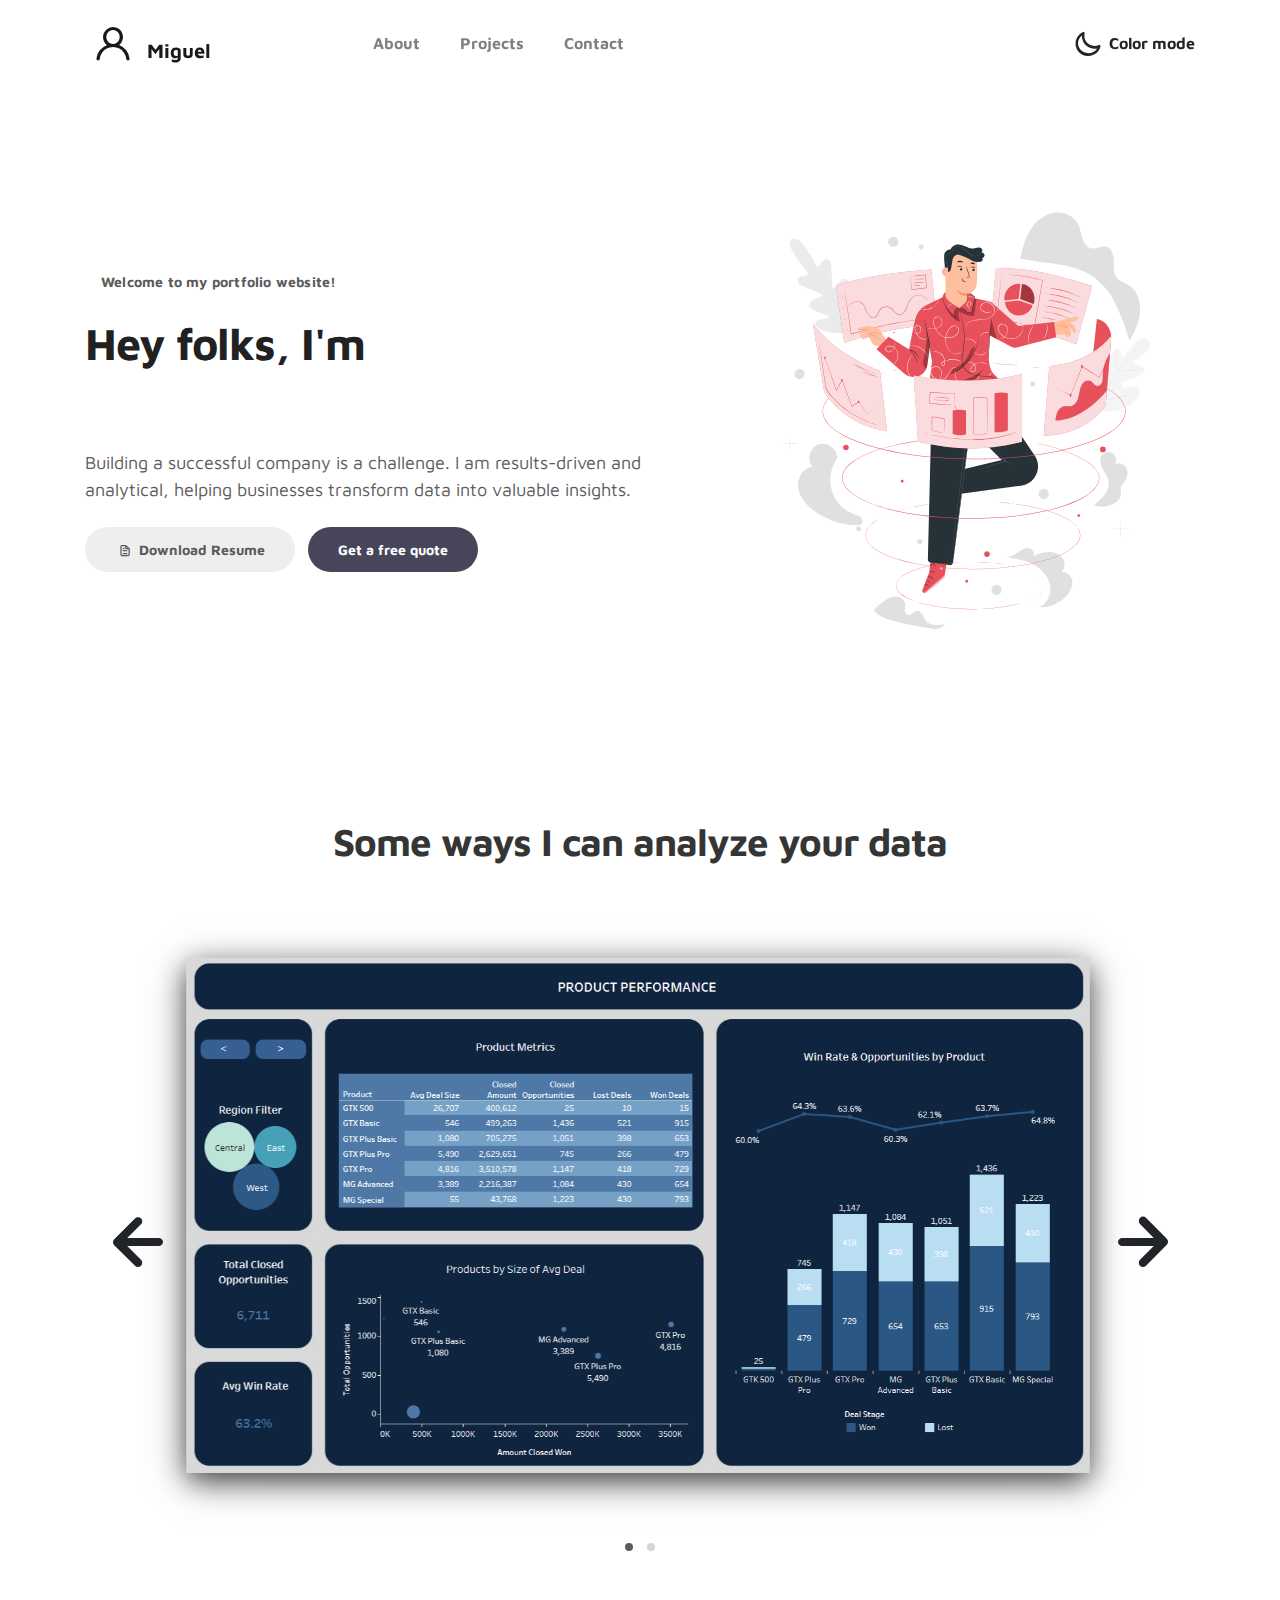
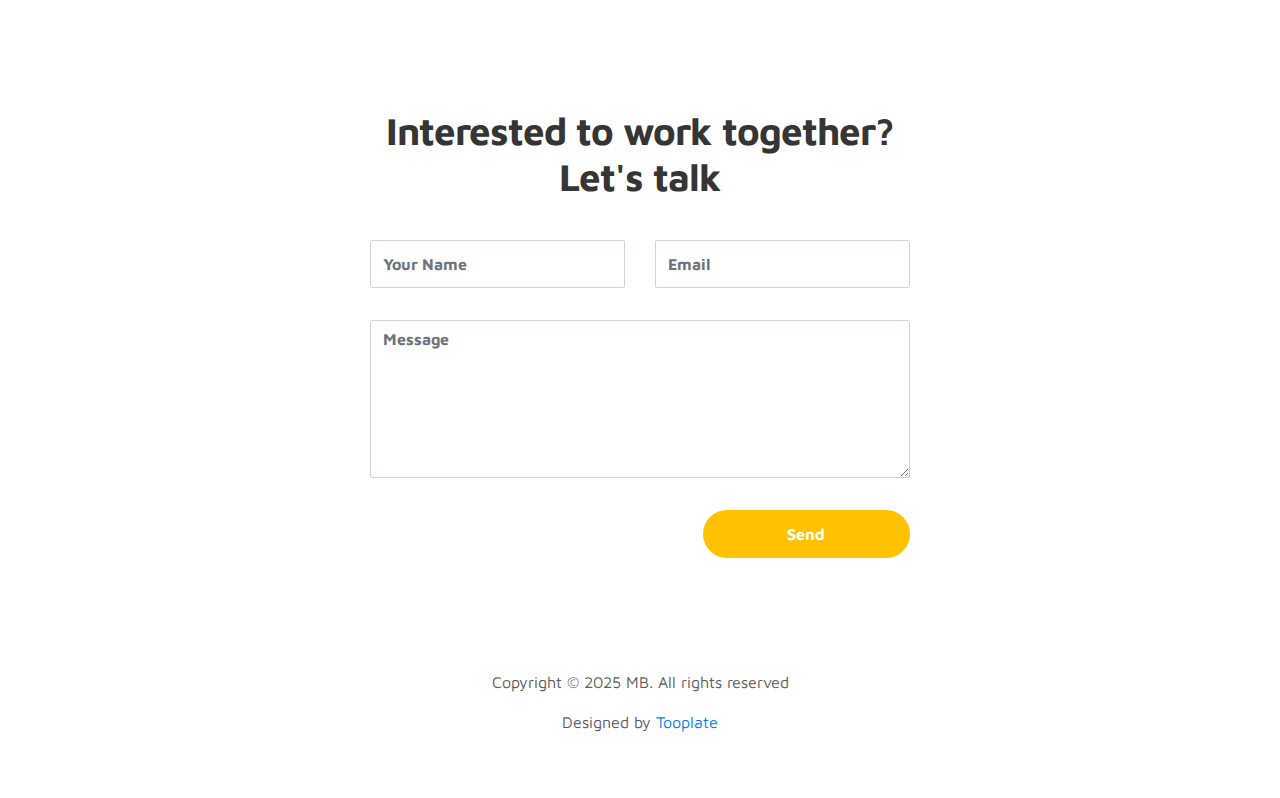
<file: index.html>
<!doctype html>
<html lang="en">
  <head>
    <meta charset="utf-8">
    <meta name="viewport" content="width=device-width, initial-scale=1, shrink-to-fit=no">
    <meta name="description" content="">
    <meta name="author" content="">

    <title>Miguel's Page</title>

    <link rel="stylesheet" href="css/bootstrap.min.css">
    <link rel="stylesheet" href="css/unicons.css">
    <link rel="stylesheet" href="css/owl.carousel.min.css">
    <link rel="stylesheet" href="css/owl.theme.default.min.css">

    <!-- MAIN STYLE -->
    <link rel="stylesheet" href="css/tooplate-style.css">
    
<!--

Miguel 2025


-->
  </head>
  <body>

    <!-- MENU -->
    <nav class="navbar navbar-expand-sm navbar-light">
        <div class="container">
            <a class="navbar-brand" href="index.html"><i class='uil uil-user'></i> Miguel</a>

            <button class="navbar-toggler" type="button" data-toggle="collapse" data-target="#navbarNav" aria-controls="navbarNav" aria-expanded="false"
                aria-label="Toggle navigation">
                <span class="navbar-toggler-icon"></span>
                <span class="navbar-toggler-icon"></span>
                <span class="navbar-toggler-icon"></span>
            </button>

            <div class="collapse navbar-collapse" id="navbarNav">
                <ul class="navbar-nav mx-auto">
                    <li class="nav-item">
                        <a href="#about" class="nav-link"><span data-hover="About">About</span></a>
                    </li>
                    <li class="nav-item">
                        <a href="#project" class="nav-link"><span data-hover="Projects">Projects</span></a>
                    </li>
                    <li class="nav-item">
                        <a href="#contact" class="nav-link"><span data-hover="Contact">Contact</span></a>
                    </li>
                </ul>
                
                <link href="https://unicons.iconscout.com/release/v4.0.0/css/line.css" rel="stylesheet">

                <!-- Add icons before color mode section -->
                <ul class="navbar-nav ml-auto d-flex align-items-center">
                  <li class="nav-item mr-3">
                      <a href="https://www.linkedin.com/in/miguel-angel-benavides" target="_blank">
                          <i class="uil uil-linkedin" style="font-size: 30px;"></i>
                      </a>
                  </li>
                  <li class="nav-item mr-3">
                      <a href="https://github.com/migbenav" target="_blank">
                          <i class="uil uil-github" style="font-size: 30px;"></i>
                      </a>
                  </li>
                </ul>
              
                <ul class="navbar-nav ml-lg-auto">
                    <div class="ml-lg-4">
                      <div class="color-mode d-lg-flex justify-content-center align-items-center">
                        <i class="color-mode-icon"></i>
                        Color mode
                      </div>
                    </div>
                </ul>
            </div>
        </div>
    </nav>

    <!-- ABOUT -->
    <section class="about full-screen d-lg-flex justify-content-center align-items-center" id="about">
        <div class="container">
            <div class="row">
                
                <div class="col-lg-7 col-md-12 col-12 d-flex align-items-center">
                    <div class="about-text">
                        <small class="small-text">Welcome to <span class="mobile-block">my portfolio website!</span></small>
                        <h1 class="animated animated-text">
                            <span class="mr-2">Hey folks, I'm</span>
                                <div class="animated-info">
                                    <span class="animated-item">Miguel Benavides</span>
                                    <span class="animated-item">a Data Analyst</span>
                                    <span class="animated-item">a Business Analyst</span>
                                    <span class="animated-item">a versatile professional</span>
                                </div>
                        </h1>

                        <p>Building a successful company is a challenge. I am results-driven and analytical, helping businesses transform data into valuable insights.</p>
                        
                        <div class="custom-btn-group mt-4">
                          <a href="https://github.com/migbenav/resume/blob/main/Miguel%20Benavides%20-%20Resume.pdf" target="_blank" class="btn mr-lg-2 custom-btn"><i class='uil uil-file-alt'></i> Download Resume</a>
                          <a href="#contact" class="btn custom-btn custom-btn-bg custom-btn-link">Get a free quote</a>
                        </div>
                    </div>
                </div>

                <div class="col-lg-5 col-md-12 col-12">
                    <div class="about-image svg">
                        <img src="images/undraw/undraw_data_analyst.svg" class="img-fluid" alt="svg image">
                    </div>
                </div>

            </div>
        </div>
    </section>

    <!-- PROJECTS -->
    <section class="project py-5" id="project">
        <div class="container">
                
                <div class="row">
                  <div class="col-lg-11 text-center mx-auto col-12">

                      <div class="col-lg-8 mx-auto">
                        <h2>Some ways I can analyze your data</h2>
                      </div>

                      <div class="owl-carousel owl-theme">
                        <div class="item">
                          <div class="project-info">
                            <a href="project01.html">
                             <img src="images/project/project-image01.png" class="img-fluid" alt="project image">
                            </a>
                          </div>
                        </div>

                        <div class="item">
                          <div class="project-info">
                            <a href="project02.html">
                             <img src="images/project/project-image02.png" class="img-fluid" alt="project image">
                            </a>
                          </div>
                        </div>

                      </div>
                  </div>
                </div>
        </div>
    </section>

    <!-- CONTACT -->
    <section class="contact py-5" id="contact">
      <div class="container">
        <div class="row justify-content-center">

          <div class="col-lg-6 col-12 text-center">
            <div class="contact-form">
              <h2 class="mb-4">Interested to work together? Let's talk</h2>

              <form id="contact-form">
                <div class="row">
                  <div class="col-lg-6 col-12">
                    <input type="text" class="form-control" name="name" placeholder="Your Name" id="name">
                  </div>

                  <div class="col-lg-6 col-12">
                    <input type="email" class="form-control" name="email" placeholder="Email" id="email">
                  </div>

                  <div class="col-12">
                    <textarea name="message" rows="6" class="form-control" id="message" placeholder="Message"></textarea>
                  </div>

                  <div class="ml-lg-auto col-lg-5 col-12">
                    <input type="submit" class="form-control submit-btn" value="Send">
                  </div>
                </div>
              </form>
            </div>
          </div>

        </div>
      </div>
    </section>

    <!-- FOOTER -->
     <footer class="footer py-5">
          <div class="container">
               <div class="row">

                    <div class="col-lg-12 col-12">                                
                        <p class="copyright-text text-center">Copyright &copy; 2025 MB. All rights reserved</p>
                        <p class="copyright-text text-center">Designed by <a rel="nofollow" href="https://www.facebook.com/tooplate" target="_blank">Tooplate</a></p>
                    </div>
                    
               </div>
          </div>
     </footer>

    <script src="js/jquery-3.3.1.min.js"></script>
    <script src="js/popper.min.js"></script>
    <script src="js/bootstrap.min.js"></script>
    <script src="js/Headroom.js"></script>
    <script src="js/jQuery.headroom.js"></script>
    <script src="js/owl.carousel.min.js"></script>
    <script src="js/smoothscroll.js"></script>
    <script src="js/custom.js"></script>
    <script src="https://cdn.emailjs.com/dist/email.min.js"></script>
    <script>
      (function() {
        emailjs.init("d894qtnQwqtTzGmwN"); 
      })();
    
      document.getElementById("contact-form").addEventListener("submit", function(event) {
        event.preventDefault();
        emailjs.sendForm("service_6bsjsmg", "template_n7wio1u", this)
          .then(function(response) {
            console.log("Success:", response);
            alert("Message sent successfully!");
          }, function(error) {
            console.log("Error:", error);
            alert("Failed to send message.");
          });
      });
    </script>
  </body>
</html>
</file>
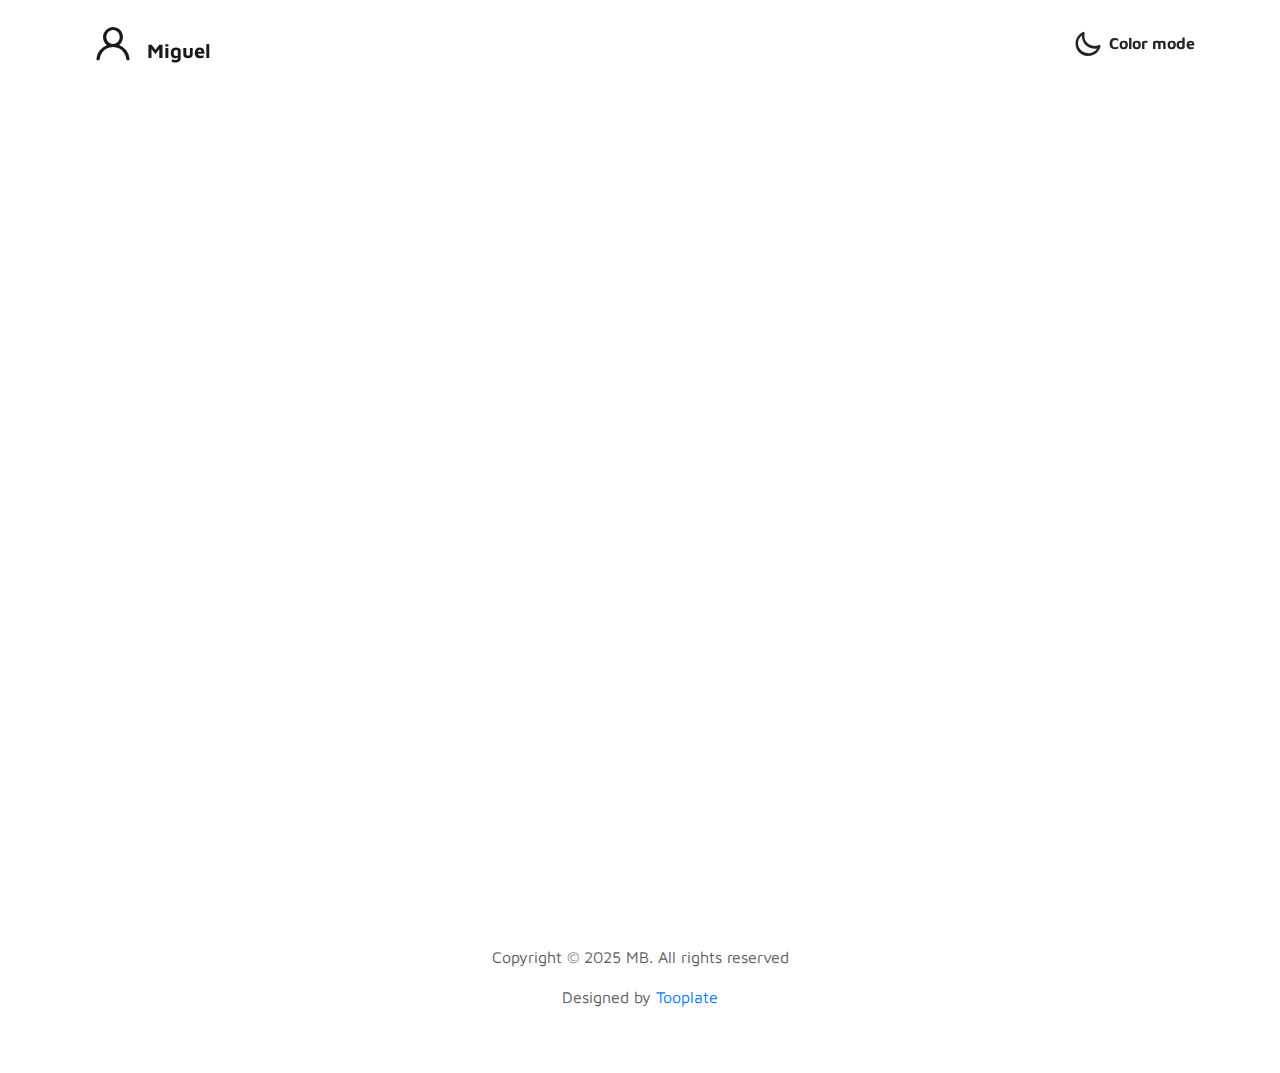
<file: project01.html>
<!doctype html>
<html lang="en">
  <head>
    <meta charset="utf-8">
    <meta name="viewport" content="width=device-width, initial-scale=1, shrink-to-fit=no">
    <meta name="description" content="">
    <meta name="author" content="">

    <title>Miguel's Page</title>

    <link rel="stylesheet" href="css/bootstrap.min.css">
    <link rel="stylesheet" href="css/unicons.css">
    <link rel="stylesheet" href="css/owl.carousel.min.css">
    <link rel="stylesheet" href="css/owl.theme.default.min.css">

    <!-- MAIN STYLE -->
    <link rel="stylesheet" href="css/tooplate-style.css">
    
<!--

Miguel 2025


-->
  </head>
  <body>

    <!-- MENU -->
    <nav class="navbar navbar-expand-sm navbar-light">
        <div class="container">
            <a class="navbar-brand" href="index.html"><i class='uil uil-user'></i> Miguel</a>

            <button class="navbar-toggler" type="button" data-toggle="collapse" data-target="#navbarNav" aria-controls="navbarNav" aria-expanded="false"
                aria-label="Toggle navigation">
                <span class="navbar-toggler-icon"></span>
                <span class="navbar-toggler-icon"></span>
                <span class="navbar-toggler-icon"></span>
            </button>

            <div class="collapse navbar-collapse" id="navbarNav">

                <ul class="navbar-nav ml-lg-auto">
                    <div class="ml-lg-4">
                      <div class="color-mode d-lg-flex justify-content-center align-items-center">
                        <i class="color-mode-icon"></i>
                        Color mode
                      </div>
                    </div>
                </ul>
            </div>
        </div>
    </nav>

    <!-- DASHBOARD -->

    <div class="tableauPlaceholder" id="viz1738379634497" style="position: relative; width: 100%; height: 100%; display: flex; justify-content: center; align-items: center;">
      <noscript>
        <a href="#">
          <img alt="Dashboard 3" src="https://public.tableau.com/static/images/CM/CMRSalesOpportunities/Dashboard3/1_rss.png" style="border: none;" />
        </a>
      </noscript>
      <object class="tableauViz" style="width:100%; height:800px;">
        <param name="host_url" value="https://public.tableau.com/" />
        <param name="embed_code_version" value="3" />
        <param name="site_root" value="" />
        <param name="name" value="CMRSalesOpportunities/Dashboard3" />
        <param name="tabs" value="no" />
        <param name="toolbar" value="yes" />
        <param name="static_image" value="https://public.tableau.com/static/images/CM/CMRSalesOpportunities/Dashboard3/1.png" />
        <param name="animate_transition" value="yes" />
        <param name="display_static_image" value="yes" />
        <param name="display_spinner" value="yes" />
        <param name="display_overlay" value="yes" />
        <param name="display_count" value="yes" />
        <param name="language" value="es-ES" />
      </object>
    </div>
    
    <script type="text/javascript">
      var divElement = document.getElementById("viz1738379634497");
      var vizElement = divElement.getElementsByTagName("object")[0];
      
      if (divElement.offsetWidth > 800) {
        vizElement.style.width = "1400px";
        vizElement.style.height = "827px";
      } else if (divElement.offsetWidth > 500) {
        vizElement.style.width = "100%";
        vizElement.style.height = "800px";
      } else {
        vizElement.style.width = "100%";
        vizElement.style.height = "700px";
      }
    
      var scriptElement = document.createElement("script");
      scriptElement.src = "https://public.tableau.com/javascripts/api/viz_v1.js";
      vizElement.parentNode.insertBefore(scriptElement, vizElement);
    </script>

    <!-- FOOTER -->
     <footer class="footer py-5">
          <div class="container">
               <div class="row">

                    <div class="col-lg-12 col-12">                                
                        <p class="copyright-text text-center">Copyright &copy; 2025 MB. All rights reserved</p>
                        <p class="copyright-text text-center">Designed by <a rel="nofollow" href="https://www.facebook.com/tooplate" target="_blank">Tooplate</a></p>
                    </div>
                    
               </div>
          </div>
     </footer>

    <script src="js/jquery-3.3.1.min.js"></script>
    <script src="js/popper.min.js"></script>
    <script src="js/bootstrap.min.js"></script>
    <script src="js/Headroom.js"></script>
    <script src="js/jQuery.headroom.js"></script>
    <script src="js/owl.carousel.min.js"></script>
    <script src="js/smoothscroll.js"></script>
    <script src="js/custom.js"></script>
    
  </body>
</html>
</file>
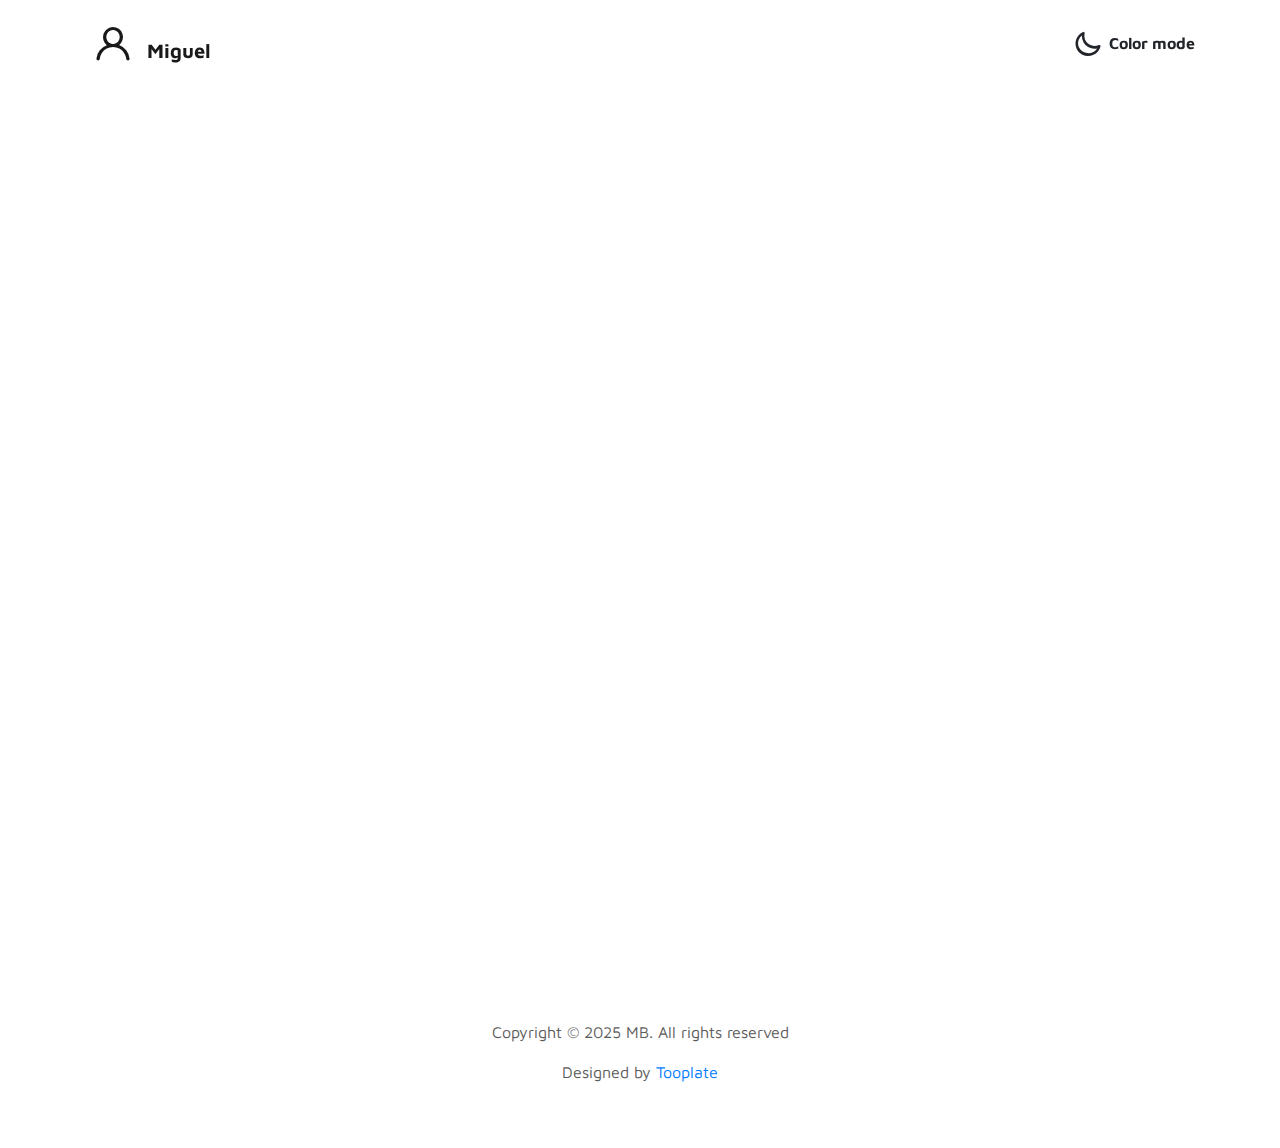
<file: project02.html>
<!doctype html>
<html lang="en">
  <head>
    <meta charset="utf-8">
    <meta name="viewport" content="width=device-width, initial-scale=1, shrink-to-fit=no">
    <meta name="description" content="">
    <meta name="author" content="">

    <title>Miguel's Page</title>

    <link rel="stylesheet" href="css/bootstrap.min.css">
    <link rel="stylesheet" href="css/unicons.css">
    <link rel="stylesheet" href="css/owl.carousel.min.css">
    <link rel="stylesheet" href="css/owl.theme.default.min.css">

    <!-- MAIN STYLE -->
    <link rel="stylesheet" href="css/tooplate-style.css">
    
<!--

Miguel 2025


-->
  </head>
  <body>

    <!-- MENU -->
    <nav class="navbar navbar-expand-sm navbar-light">
        <div class="container">
            <a class="navbar-brand" href="index.html"><i class='uil uil-user'></i> Miguel</a>

            <button class="navbar-toggler" type="button" data-toggle="collapse" data-target="#navbarNav" aria-controls="navbarNav" aria-expanded="false"
                aria-label="Toggle navigation">
                <span class="navbar-toggler-icon"></span>
                <span class="navbar-toggler-icon"></span>
                <span class="navbar-toggler-icon"></span>
            </button>

            <div class="collapse navbar-collapse" id="navbarNav">

                <ul class="navbar-nav ml-lg-auto">
                    <div class="ml-lg-4">
                      <div class="color-mode d-lg-flex justify-content-center align-items-center">
                        <i class="color-mode-icon"></i>
                        Color mode
                      </div>
                    </div>
                </ul>
            </div>
        </div>
    </nav>

    <div></div>
    <div></div>

    <!-- DASHBOARD -->
    <section class="dashboard py-5">
        <div class="container">
            <iframe title="Global Electronics Retailer" width="1200" height="800" src="https://app.powerbi.com/view?r=eyJrIjoiNmRiOTI0YWUtNTQ3OC00YzNmLWI1NmItNDUwYTM1YTU4YjE2IiwidCI6ImIzNTIwODcwLTgwN2MtNGVkYS1iY2UyLTc5NjIzYmE4Zjc3YSIsImMiOjR9" frameborder="0" allowFullScreen="true"></iframe>
        </div>
    </section>

    <!-- FOOTER -->
     <footer class="footer py-5">
          <div class="container">
               <div class="row">

                    <div class="col-lg-12 col-12">                                
                        <p class="copyright-text text-center">Copyright &copy; 2025 MB. All rights reserved</p>
                        <p class="copyright-text text-center">Designed by <a rel="nofollow" href="https://www.facebook.com/tooplate" target="_blank">Tooplate</a></p>
                    </div>
                    
               </div>
          </div>
     </footer>

    <script src="js/jquery-3.3.1.min.js"></script>
    <script src="js/popper.min.js"></script>
    <script src="js/bootstrap.min.js"></script>
    <script src="js/Headroom.js"></script>
    <script src="js/jQuery.headroom.js"></script>
    <script src="js/owl.carousel.min.js"></script>
    <script src="js/smoothscroll.js"></script>
    <script src="js/custom.js"></script>
    
  </body>
</html>
</file>
<file: css/unicons.css>
@font-face {
  font-family: 'unicons';
  src: url('../font/unicons.eot?42479262');
  src: url('../font/unicons.eot?42479262#iefix') format('embedded-opentype'),
       url('../font/unicons.woff2?42479262') format('woff2'),
       url('../font/unicons.woff?42479262') format('woff'),
       url('../font/unicons.ttf?42479262') format('truetype'),
       url('../font/unicons.svg?42479262#unicons') format('svg');
  font-weight: normal;
  font-style: normal;
}
/* Chrome hack: SVG is rendered more smooth in Windozze. 100% magic, uncomment if you need it. */
/* Note, that will break hinting! In other OS-es font will be not as sharp as it could be */
/*
@media screen and (-webkit-min-device-pixel-ratio:0) {
  @font-face {
    font-family: 'unicons';
    src: url('../font/unicons.svg?42479262#unicons') format('svg');
  }
}
*/
 
 [class^="uil-"]:before, [class*=" uil-"]:before {
  font-family: "unicons";
  font-style: normal;
  font-weight: normal;
  speak: none;
 
  display: inline-block;
  text-decoration: inherit;
  width: 1em;
  margin-right: .2em;
  text-align: center;
  /* opacity: .8; */
 
  /* For safety - reset parent styles, that can break glyph codes*/
  font-variant: normal;
  text-transform: none;
 
  /* fix buttons height, for twitter bootstrap */
  line-height: 1em;
 
  /* Animation center compensation - margins should be symmetric */
  /* remove if not needed */
  margin-left: .2em;
 
  /* you can be more comfortable with increased icons size */
  /* font-size: 120%; */
 
  /* Font smoothing. That was taken from TWBS */
  -webkit-font-smoothing: antialiased;
  -moz-osx-font-smoothing: grayscale;
 
  /* Uncomment for 3D effect */
  /* text-shadow: 1px 1px 1px rgba(127, 127, 127, 0.3); */
}
 
.uil-abacus:before { content: '\e800'; } /* '' */
.uil-accessible-icon-alt:before { content: '\e801'; } /* '' */
.uil-adjust-alt:before { content: '\e802'; } /* '' */
.uil-adjust-circle:before { content: '\e803'; } /* '' */
.uil-adjust-half:before { content: '\e804'; } /* '' */
.uil-adjust:before { content: '\e805'; } /* '' */
.uil-airplay:before { content: '\e806'; } /* '' */
.uil-align-alt:before { content: '\e807'; } /* '' */
.uil-align-center-alt:before { content: '\e808'; } /* '' */
.uil-align-center-h:before { content: '\e809'; } /* '' */
.uil-align-center-justify:before { content: '\e80a'; } /* '' */
.uil-align-center-v:before { content: '\e80b'; } /* '' */
.uil-align-center:before { content: '\e80c'; } /* '' */
.uil-align-justify:before { content: '\e80d'; } /* '' */
.uil-align-left-justify:before { content: '\e80e'; } /* '' */
.uil-align-left:before { content: '\e80f'; } /* '' */
.uil-align-letter-right:before { content: '\e810'; } /* '' */
.uil-align-right-justify:before { content: '\e811'; } /* '' */
.uil-align-right:before { content: '\e812'; } /* '' */
.uil-align:before { content: '\e813'; } /* '' */
.uil-ambulance:before { content: '\e814'; } /* '' */
.uil-analysis:before { content: '\e815'; } /* '' */
.uil-analytics:before { content: '\e816'; } /* '' */
.uil-anchor:before { content: '\e817'; } /* '' */
.uil-android-phone-slash:before { content: '\e818'; } /* '' */
.uil-angle-double-down:before { content: '\e819'; } /* '' */
.uil-angle-double-left:before { content: '\e81a'; } /* '' */
.uil-angle-double-right:before { content: '\e81b'; } /* '' */
.uil-angle-double-up:before { content: '\e81c'; } /* '' */
.uil-angle-down:before { content: '\e81d'; } /* '' */
.uil-angle-left:before { content: '\e81e'; } /* '' */
.uil-angle-right-b:before { content: '\e81f'; } /* '' */
.uil-angle-right:before { content: '\e820'; } /* '' */
.uil-angle-up:before { content: '\e821'; } /* '' */
.uil-annoyed-alt:before { content: '\e822'; } /* '' */
.uil-annoyed:before { content: '\e823'; } /* '' */
.uil-apps:before { content: '\e824'; } /* '' */
.uil-archive-alt:before { content: '\e825'; } /* '' */
.uil-archive:before { content: '\e826'; } /* '' */
.uil-arrow-break:before { content: '\e827'; } /* '' */
.uil-arrow-circle-down:before { content: '\e828'; } /* '' */
.uil-arrow-circle-left:before { content: '\e829'; } /* '' */
.uil-arrow-circle-right:before { content: '\e82a'; } /* '' */
.uil-arrow-circle-up:before { content: '\e82b'; } /* '' */
.uil-arrow-compress-h:before { content: '\e82c'; } /* '' */
.uil-arrow-down-left:before { content: '\e82d'; } /* '' */
.uil-arrow-down-right:before { content: '\e82e'; } /* '' */
.uil-arrow-down:before { content: '\e82f'; } /* '' */
.uil-arrow-from-right:before { content: '\e830'; } /* '' */
.uil-arrow-from-top:before { content: '\e831'; } /* '' */
.uil-arrow-growth:before { content: '\e832'; } /* '' */
.uil-arrow-left:before { content: '\e833'; } /* '' */
.uil-arrow-random:before { content: '\e834'; } /* '' */
.uil-arrow-resize-diagonal:before { content: '\e835'; } /* '' */
.uil-arrow-right:before { content: '\e836'; } /* '' */
.uil-arrow-to-bottom:before { content: '\e837'; } /* '' */
.uil-arrow-to-right:before { content: '\e838'; } /* '' */
.uil-arrow-up-left:before { content: '\e839'; } /* '' */
.uil-arrow-up-right:before { content: '\e83a'; } /* '' */
.uil-arrow-up:before { content: '\e83b'; } /* '' */
.uil-arrows-h-alt:before { content: '\e83c'; } /* '' */
.uil-arrows-h:before { content: '\e83d'; } /* '' */
.uil-arrows-left-down:before { content: '\e83e'; } /* '' */
.uil-arrows-maximize:before { content: '\e83f'; } /* '' */
.uil-arrows-merge:before { content: '\e840'; } /* '' */
.uil-arrows-resize-h:before { content: '\e841'; } /* '' */
.uil-arrows-resize-v:before { content: '\e842'; } /* '' */
.uil-arrows-resize:before { content: '\e843'; } /* '' */
.uil-arrows-right-down:before { content: '\e844'; } /* '' */
.uil-arrows-shrink-h:before { content: '\e845'; } /* '' */
.uil-arrows-shrink-v:before { content: '\e846'; } /* '' */
.uil-arrows-up-right:before { content: '\e847'; } /* '' */
.uil-arrows-v-alt:before { content: '\e848'; } /* '' */
.uil-arrows-v:before { content: '\e849'; } /* '' */
.uil-at:before { content: '\e84a'; } /* '' */
.uil-atm-card:before { content: '\e84b'; } /* '' */
.uil-atom:before { content: '\e84c'; } /* '' */
.uil-auto-flash:before { content: '\e84d'; } /* '' */
.uil-award-alt:before { content: '\e84e'; } /* '' */
.uil-award:before { content: '\e84f'; } /* '' */
.uil-baby-carriage:before { content: '\e850'; } /* '' */
.uil-backpack:before { content: '\e851'; } /* '' */
.uil-backspace:before { content: '\e852'; } /* '' */
.uil-backward:before { content: '\e853'; } /* '' */
.uil-bag-alt:before { content: '\e854'; } /* '' */
.uil-bag-slash:before { content: '\e855'; } /* '' */
.uil-bag:before { content: '\e856'; } /* '' */
.uil-ball:before { content: '\e857'; } /* '' */
.uil-ban:before { content: '\e858'; } /* '' */
.uil-bars:before { content: '\e859'; } /* '' */
.uil-basketball-hoop:before { content: '\e85a'; } /* '' */
.uil-basketball:before { content: '\e85b'; } /* '' */
.uil-battery-bolt:before { content: '\e85c'; } /* '' */
.uil-battery-empty:before { content: '\e85d'; } /* '' */
.uil-bed-double:before { content: '\e85e'; } /* '' */
.uil-bed:before { content: '\e85f'; } /* '' */
.uil-bell-school:before { content: '\e860'; } /* '' */
.uil-bell-slash:before { content: '\e861'; } /* '' */
.uil-bill:before { content: '\e862'; } /* '' */
.uil-bitcoin-circle:before { content: '\e863'; } /* '' */
.uil-bitcoin:before { content: '\e864'; } /* '' */
.uil-bluetooth-b:before { content: '\e865'; } /* '' */
.uil-bolt-alt:before { content: '\e866'; } /* '' */
.uil-bolt-slash:before { content: '\e867'; } /* '' */
.uil-bolt:before { content: '\e868'; } /* '' */
.uil-book-alt:before { content: '\e869'; } /* '' */
.uil-book-medical:before { content: '\e86a'; } /* '' */
.uil-book-open:before { content: '\e86b'; } /* '' */
.uil-book-reader:before { content: '\e86c'; } /* '' */
.uil-book:before { content: '\e86d'; } /* '' */
.uil-bookmark-full:before { content: '\e86e'; } /* '' */
.uil-bookmark:before { content: '\e86f'; } /* '' */
.uil-books:before { content: '\e870'; } /* '' */
.uil-boombox:before { content: '\e871'; } /* '' */
.uil-border-alt:before { content: '\e872'; } /* '' */
.uil-border-bottom:before { content: '\e873'; } /* '' */
.uil-border-clear:before { content: '\e874'; } /* '' */
.uil-border-horizontal:before { content: '\e875'; } /* '' */
.uil-border-inner:before { content: '\e876'; } /* '' */
.uil-border-left:before { content: '\e877'; } /* '' */
.uil-border-out:before { content: '\e878'; } /* '' */
.uil-border-right:before { content: '\e879'; } /* '' */
.uil-border-top:before { content: '\e87a'; } /* '' */
.uil-border-vertical:before { content: '\e87b'; } /* '' */
.uil-box:before { content: '\e87c'; } /* '' */
.uil-briefcase-alt:before { content: '\e87d'; } /* '' */
.uil-briefcase:before { content: '\e87e'; } /* '' */
.uil-bright:before { content: '\e87f'; } /* '' */
.uil-brightness-empty:before { content: '\e880'; } /* '' */
.uil-brightness-half:before { content: '\e881'; } /* '' */
.uil-brightness-low:before { content: '\e882'; } /* '' */
.uil-brightness-minus:before { content: '\e883'; } /* '' */
.uil-brightness-plus:before { content: '\e884'; } /* '' */
.uil-brightness:before { content: '\e885'; } /* '' */
.uil-bring-bottom:before { content: '\e886'; } /* '' */
.uil-bring-front:before { content: '\e887'; } /* '' */
.uil-brush-alt:before { content: '\e888'; } /* '' */
.uil-bug:before { content: '\e889'; } /* '' */
.uil-building:before { content: '\e88a'; } /* '' */
.uil-bullseye:before { content: '\e88b'; } /* '' */
.uil-bus-alt:before { content: '\e88c'; } /* '' */
.uil-bus-school:before { content: '\e88d'; } /* '' */
.uil-bus:before { content: '\e88e'; } /* '' */
.uil-calcualtor:before { content: '\e88f'; } /* '' */
.uil-calculator-alt:before { content: '\e890'; } /* '' */
.uil-calendar-alt:before { content: '\e891'; } /* '' */
.uil-calendar-slash:before { content: '\e892'; } /* '' */
.uil-calender:before { content: '\e893'; } /* '' */
.uil-calling:before { content: '\e894'; } /* '' */
.uil-camera-plus:before { content: '\e895'; } /* '' */
.uil-camera-slash:before { content: '\e896'; } /* '' */
.uil-camera:before { content: '\e897'; } /* '' */
.uil-cancel:before { content: '\e898'; } /* '' */
.uil-capsule:before { content: '\e899'; } /* '' */
.uil-capture:before { content: '\e89a'; } /* '' */
.uil-car-sideview:before { content: '\e89b'; } /* '' */
.uil-car-slash:before { content: '\e89c'; } /* '' */
.uil-car-wash:before { content: '\e89d'; } /* '' */
.uil-car:before { content: '\e89e'; } /* '' */
.uil-card-atm:before { content: '\e89f'; } /* '' */
.uil-caret-right:before { content: '\e8a0'; } /* '' */
.uil-cart:before { content: '\e8a1'; } /* '' */
.uil-cell:before { content: '\e8a2'; } /* '' */
.uil-celsius:before { content: '\e8a3'; } /* '' */
.uil-chart-bar-alt:before { content: '\e8a4'; } /* '' */
.uil-chart-bar:before { content: '\e8a5'; } /* '' */
.uil-chart-down:before { content: '\e8a6'; } /* '' */
.uil-chart-growth-alt:before { content: '\e8a7'; } /* '' */
.uil-chart-growth:before { content: '\e8a8'; } /* '' */
.uil-chart-line:before { content: '\e8a9'; } /* '' */
.uil-chart-pie-alt:before { content: '\e8aa'; } /* '' */
.uil-chart-pie:before { content: '\e8ab'; } /* '' */
.uil-chart:before { content: '\e8ac'; } /* '' */
.uil-chat-bubble-user:before { content: '\e8ad'; } /* '' */
.uil-chat-info:before { content: '\e8ae'; } /* '' */
.uil-chat:before { content: '\e8af'; } /* '' */
.uil-check-circle:before { content: '\e8b0'; } /* '' */
.uil-check-square:before { content: '\e8b1'; } /* '' */
.uil-check:before { content: '\e8b2'; } /* '' */
.uil-circle-layer:before { content: '\e8b3'; } /* '' */
.uil-circle:before { content: '\e8b4'; } /* '' */
.uil-circuit:before { content: '\e8b5'; } /* '' */
.uil-clapper-board:before { content: '\e8b6'; } /* '' */
.uil-clipboard-alt:before { content: '\e8b7'; } /* '' */
.uil-clipboard-blank:before { content: '\e8b8'; } /* '' */
.uil-clipboard-notes:before { content: '\e8b9'; } /* '' */
.uil-clipboard:before { content: '\e8ba'; } /* '' */
.uil-clock-eight:before { content: '\e8bb'; } /* '' */
.uil-clock-five:before { content: '\e8bc'; } /* '' */
.uil-clock-nine:before { content: '\e8bd'; } /* '' */
.uil-clock-seven:before { content: '\e8be'; } /* '' */
.uil-clock-ten:before { content: '\e8bf'; } /* '' */
.uil-clock-three:before { content: '\e8c0'; } /* '' */
.uil-clock-two:before { content: '\e8c1'; } /* '' */
.uil-clock:before { content: '\e8c2'; } /* '' */
.uil-closed-captioning:before { content: '\e8c3'; } /* '' */
.uil-cloud-block:before { content: '\e8c4'; } /* '' */
.uil-cloud-bookmark:before { content: '\e8c5'; } /* '' */
.uil-cloud-check:before { content: '\e8c6'; } /* '' */
.uil-cloud-computing:before { content: '\e8c7'; } /* '' */
.uil-cloud-data-connection:before { content: '\e8c8'; } /* '' */
.uil-cloud-database-tree:before { content: '\e8c9'; } /* '' */
.uil-cloud-download:before { content: '\e8ca'; } /* '' */
.uil-cloud-drizzle:before { content: '\e8cb'; } /* '' */
.uil-cloud-exclamation:before { content: '\e8cc'; } /* '' */
.uil-cloud-hail:before { content: '\e8cd'; } /* '' */
.uil-cloud-heart:before { content: '\e8ce'; } /* '' */
.uil-cloud-info:before { content: '\e8cf'; } /* '' */
.uil-cloud-lock:before { content: '\e8d0'; } /* '' */
.uil-cloud-meatball:before { content: '\e8d1'; } /* '' */
.uil-cloud-moon-hail:before { content: '\e8d2'; } /* '' */
.uil-cloud-moon-meatball:before { content: '\e8d3'; } /* '' */
.uil-cloud-moon-rain:before { content: '\e8d4'; } /* '' */
.uil-cloud-moon-showers:before { content: '\e8d5'; } /* '' */
.uil-cloud-moon:before { content: '\e8d6'; } /* '' */
.uil-cloud-question:before { content: '\e8d7'; } /* '' */
.uil-cloud-rain-sun:before { content: '\e8d8'; } /* '' */
.uil-cloud-rain:before { content: '\e8d9'; } /* '' */
.uil-cloud-redo:before { content: '\e8da'; } /* '' */
.uil-cloud-set:before { content: '\e8db'; } /* '' */
.uil-cloud-share:before { content: '\e8dc'; } /* '' */
.uil-cloud-shield:before { content: '\e8dd'; } /* '' */
.uil-cloud-showers-alt:before { content: '\e8de'; } /* '' */
.uil-cloud-showers-heavy:before { content: '\e8df'; } /* '' */
.uil-cloud-showers:before { content: '\e8e0'; } /* '' */
.uil-cloud-slash:before { content: '\e8e1'; } /* '' */
.uil-cloud-sun-hail:before { content: '\e8e2'; } /* '' */
.uil-cloud-sun-meatball:before { content: '\e8e3'; } /* '' */
.uil-cloud-sun-rain-alt:before { content: '\e8e4'; } /* '' */
.uil-cloud-sun-rain:before { content: '\e8e5'; } /* '' */
.uil-cloud-sun-tear:before { content: '\e8e6'; } /* '' */
.uil-cloud-sun:before { content: '\e8e7'; } /* '' */
.uil-cloud-times:before { content: '\e8e8'; } /* '' */
.uil-cloud-unlock:before { content: '\e8e9'; } /* '' */
.uil-cloud-upload:before { content: '\e8ea'; } /* '' */
.uil-cloud-wifi:before { content: '\e8eb'; } /* '' */
.uil-cloud-wind:before { content: '\e8ec'; } /* '' */
.uil-cloud:before { content: '\e8ed'; } /* '' */
.uil-clouds:before { content: '\e8ee'; } /* '' */
.uil-club:before { content: '\e8ef'; } /* '' */
.uil-code:before { content: '\e8f0'; } /* '' */
.uil-coffee:before { content: '\e8f1'; } /* '' */
.uil-cog:before { content: '\e8f2'; } /* '' */
.uil-coins:before { content: '\e8f3'; } /* '' */
.uil-columns:before { content: '\e8f4'; } /* '' */
.uil-comment-alt-block:before { content: '\e8f5'; } /* '' */
.uil-comment-alt-chart-lines:before { content: '\e8f6'; } /* '' */
.uil-comment-alt-check:before { content: '\e8f7'; } /* '' */
.uil-comment-alt-dots:before { content: '\e8f8'; } /* '' */
.uil-comment-alt-download:before { content: '\e8f9'; } /* '' */
.uil-comment-alt-edit:before { content: '\e8fa'; } /* '' */
.uil-comment-alt-exclamation:before { content: '\e8fb'; } /* '' */
.uil-comment-alt-heart:before { content: '\e8fc'; } /* '' */
.uil-comment-alt-image:before { content: '\e8fd'; } /* '' */
.uil-comment-alt-info:before { content: '\e8fe'; } /* '' */
.uil-comment-alt-lines:before { content: '\e8ff'; } /* '' */
.uil-comment-alt-lock:before { content: '\e900'; } /* '' */
.uil-comment-alt-medical:before { content: '\e901'; } /* '' */
.uil-comment-alt-message:before { content: '\e902'; } /* '' */
.uil-comment-alt-notes:before { content: '\e903'; } /* '' */
.uil-comment-alt-plus:before { content: '\e904'; } /* '' */
.uil-comment-alt-question:before { content: '\e905'; } /* '' */
.uil-comment-alt-redo:before { content: '\e906'; } /* '' */
.uil-comment-alt-search:before { content: '\e907'; } /* '' */
.uil-comment-alt-share:before { content: '\e908'; } /* '' */
.uil-comment-alt-shield:before { content: '\e909'; } /* '' */
.uil-comment-alt-upload:before { content: '\e90a'; } /* '' */
.uil-comment-alt-verify:before { content: '\e90b'; } /* '' */
.uil-comment-alt:before { content: '\e90c'; } /* '' */
.uil-comment-block:before { content: '\e90d'; } /* '' */
.uil-comment-chart-line:before { content: '\e90e'; } /* '' */
.uil-comment-check:before { content: '\e90f'; } /* '' */
.uil-comment-dots:before { content: '\e910'; } /* '' */
.uil-comment-download:before { content: '\e911'; } /* '' */
.uil-comment-edit:before { content: '\e912'; } /* '' */
.uil-comment-exclamation:before { content: '\e913'; } /* '' */
.uil-comment-heart:before { content: '\e914'; } /* '' */
.uil-comment-image:before { content: '\e915'; } /* '' */
.uil-comment-info-alt:before { content: '\e916'; } /* '' */
.uil-comment-info:before { content: '\e917'; } /* '' */
.uil-comment-lines:before { content: '\e918'; } /* '' */
.uil-comment-lock:before { content: '\e919'; } /* '' */
.uil-comment-medical:before { content: '\e91a'; } /* '' */
.uil-comment-message:before { content: '\e91b'; } /* '' */
.uil-comment-notes:before { content: '\e91c'; } /* '' */
.uil-comment-plus:before { content: '\e91d'; } /* '' */
.uil-comment-question:before { content: '\e91e'; } /* '' */
.uil-comment-redo:before { content: '\e91f'; } /* '' */
.uil-comment-search:before { content: '\e920'; } /* '' */
.uil-comment-share:before { content: '\e921'; } /* '' */
.uil-comment-shield:before { content: '\e922'; } /* '' */
.uil-comment-slash:before { content: '\e923'; } /* '' */
.uil-comment-upload:before { content: '\e924'; } /* '' */
.uil-comment-verify:before { content: '\e925'; } /* '' */
.uil-comment:before { content: '\e926'; } /* '' */
.uil-comments-alt:before { content: '\e927'; } /* '' */
.uil-comments:before { content: '\e928'; } /* '' */
.uil-commnet-alt-slash:before { content: '\e929'; } /* '' */
.uil-compact-disc:before { content: '\e92a'; } /* '' */
.uil-compass:before { content: '\e92b'; } /* '' */
.uil-compress-alt-left:before { content: '\e92c'; } /* '' */
.uil-compress-alt:before { content: '\e92d'; } /* '' */
.uil-compress-arrows:before { content: '\e92e'; } /* '' */
.uil-compress-lines:before { content: '\e92f'; } /* '' */
.uil-compress-point:before { content: '\e930'; } /* '' */
.uil-compress-v:before { content: '\e931'; } /* '' */
.uil-compress:before { content: '\e932'; } /* '' */
.uil-computer-mouse:before { content: '\e933'; } /* '' */
.uil-confused:before { content: '\e934'; } /* '' */
.uil-constructor:before { content: '\e935'; } /* '' */
.uil-copy-alt:before { content: '\e936'; } /* '' */
.uil-copy-landscape:before { content: '\e937'; } /* '' */
.uil-copy:before { content: '\e938'; } /* '' */
.uil-copyright:before { content: '\e939'; } /* '' */
.uil-corner-down-left:before { content: '\e93a'; } /* '' */
.uil-corner-down-right-alt:before { content: '\e93b'; } /* '' */
.uil-corner-down-right:before { content: '\e93c'; } /* '' */
.uil-corner-left-down:before { content: '\e93d'; } /* '' */
.uil-corner-right-down:before { content: '\e93e'; } /* '' */
.uil-corner-up-left-alt:before { content: '\e93f'; } /* '' */
.uil-corner-up-left:before { content: '\e940'; } /* '' */
.uil-corner-up-right-alt:before { content: '\e941'; } /* '' */
.uil-corner-up-right:before { content: '\e942'; } /* '' */
.uil-creative-commons-pd-alt:before { content: '\e943'; } /* '' */
.uil-creative-commons-pd:before { content: '\e944'; } /* '' */
.uil-crockery:before { content: '\e945'; } /* '' */
.uil-crop-alt-rotate-left:before { content: '\e946'; } /* '' */
.uil-crop-alt-rotate-right:before { content: '\e947'; } /* '' */
.uil-crop-alt:before { content: '\e948'; } /* '' */
.uil-crosshair-alt:before { content: '\e949'; } /* '' */
.uil-crosshair:before { content: '\e94a'; } /* '' */
.uil-crosshairs:before { content: '\e94b'; } /* '' */
.uil-cube:before { content: '\e94c'; } /* '' */
.uil-data-sharing:before { content: '\e94d'; } /* '' */
.uil-database-alt:before { content: '\e94e'; } /* '' */
.uil-database:before { content: '\e94f'; } /* '' */
.uil-desert:before { content: '\e950'; } /* '' */
.uil-desktop-alt-slash:before { content: '\e951'; } /* '' */
.uil-desktop-alt:before { content: '\e952'; } /* '' */
.uil-desktop-cloud-alt:before { content: '\e953'; } /* '' */
.uil-desktop-slash:before { content: '\e954'; } /* '' */
.uil-desktop:before { content: '\e955'; } /* '' */
.uil-dialpad-alt:before { content: '\e956'; } /* '' */
.uil-dialpad:before { content: '\e957'; } /* '' */
.uil-diamond:before { content: '\e958'; } /* '' */
.uil-diary-alt:before { content: '\e959'; } /* '' */
.uil-diary:before { content: '\e95a'; } /* '' */
.uil-dice-five:before { content: '\e95b'; } /* '' */
.uil-dice-four:before { content: '\e95c'; } /* '' */
.uil-dice-one:before { content: '\e95d'; } /* '' */
.uil-dice-six:before { content: '\e95e'; } /* '' */
.uil-dice-three:before { content: '\e95f'; } /* '' */
.uil-dice-two:before { content: '\e960'; } /* '' */
.uil-direction:before { content: '\e961'; } /* '' */
.uil-directions:before { content: '\e962'; } /* '' */
.uil-dizzy-meh:before { content: '\e963'; } /* '' */
.uil-dna:before { content: '\e964'; } /* '' */
.uil-document-layout-center:before { content: '\e965'; } /* '' */
.uil-document-layout-left:before { content: '\e966'; } /* '' */
.uil-document-layout-right:before { content: '\e967'; } /* '' */
.uil-document:before { content: '\e968'; } /* '' */
.uil-dollar-alt:before { content: '\e969'; } /* '' */
.uil-dollar-sign-alt:before { content: '\e96a'; } /* '' */
.uil-dollar-sign:before { content: '\e96b'; } /* '' */
.uil-down-arrow:before { content: '\e96c'; } /* '' */
.uil-download-alt:before { content: '\e96d'; } /* '' */
.uil-dribbble:before { content: '\e96e'; } /* '' */
.uil-drill:before { content: '\e96f'; } /* '' */
.uil-dropbox:before { content: '\e970'; } /* '' */
.uil-dumbbell:before { content: '\e971'; } /* '' */
.uil-edit-alt:before { content: '\e972'; } /* '' */
.uil-edit:before { content: '\e973'; } /* '' */
.uil-ellipsis-h:before { content: '\e974'; } /* '' */
.uil-ellipsis-v:before { content: '\e975'; } /* '' */
.uil-emoji:before { content: '\e976'; } /* '' */
.uil-enter:before { content: '\e977'; } /* '' */
.uil-entry:before { content: '\e978'; } /* '' */
.uil-envelope-add:before { content: '\e979'; } /* '' */
.uil-envelope-alt:before { content: '\e97a'; } /* '' */
.uil-envelope-block:before { content: '\e97b'; } /* '' */
.uil-envelope-bookmark:before { content: '\e97c'; } /* '' */
.uil-envelope-check:before { content: '\e97d'; } /* '' */
.uil-envelope-download-alt:before { content: '\e97e'; } /* '' */
.uil-envelope-download:before { content: '\e97f'; } /* '' */
.uil-envelope-edit:before { content: '\e980'; } /* '' */
.uil-envelope-exclamation:before { content: '\e981'; } /* '' */
.uil-envelope-heart:before { content: '\e982'; } /* '' */
.uil-envelope-info:before { content: '\e983'; } /* '' */
.uil-envelope-lock:before { content: '\e984'; } /* '' */
.uil-envelope-minus:before { content: '\e985'; } /* '' */
.uil-envelope-open:before { content: '\e986'; } /* '' */
.uil-envelope-question:before { content: '\e987'; } /* '' */
.uil-envelope-receive:before { content: '\e988'; } /* '' */
.uil-envelope-redo:before { content: '\e989'; } /* '' */
.uil-envelope-search:before { content: '\e98a'; } /* '' */
.uil-envelope-send:before { content: '\e98b'; } /* '' */
.uil-envelope-share:before { content: '\e98c'; } /* '' */
.uil-envelope-shield:before { content: '\e98d'; } /* '' */
.uil-envelope-star:before { content: '\e98e'; } /* '' */
.uil-envelope-times:before { content: '\e98f'; } /* '' */
.uil-envelope-upload-alt:before { content: '\e990'; } /* '' */
.uil-envelope-upload:before { content: '\e991'; } /* '' */
.uil-envelope:before { content: '\e992'; } /* '' */
.uil-envelopes:before { content: '\e993'; } /* '' */
.uil-equal-circle:before { content: '\e994'; } /* '' */
.uil-euro-circle:before { content: '\e995'; } /* '' */
.uil-euro:before { content: '\e996'; } /* '' */
.uil-exchange-alt:before { content: '\e997'; } /* '' */
.uil-exchange:before { content: '\e998'; } /* '' */
.uil-exclamation-circle:before { content: '\e999'; } /* '' */
.uil-exclamation-octagon:before { content: '\e99a'; } /* '' */
.uil-exclamation-triangle:before { content: '\e99b'; } /* '' */
.uil-exclude:before { content: '\e99c'; } /* '' */
.uil-exit:before { content: '\e99d'; } /* '' */
.uil-expand-alt:before { content: '\e99e'; } /* '' */
.uil-expand-arrows-alt:before { content: '\e99f'; } /* '' */
.uil-expand-arrows:before { content: '\e9a0'; } /* '' */
.uil-expand-from-corner:before { content: '\e9a1'; } /* '' */
.uil-expand-left:before { content: '\e9a2'; } /* '' */
.uil-export:before { content: '\e9a3'; } /* '' */
.uil-exposure-alt:before { content: '\e9a4'; } /* '' */
.uil-exposure-increase:before { content: '\e9a5'; } /* '' */
.uil-external-link-alt:before { content: '\e9a6'; } /* '' */
.uil-eye-slash:before { content: '\e9a7'; } /* '' */
.uil-eye:before { content: '\e9a8'; } /* '' */
.uil-facebook:before { content: '\e9a9'; } /* '' */
.uil-fahrenheit:before { content: '\e9aa'; } /* '' */
.uil-fast-mail-alt:before { content: '\e9ab'; } /* '' */
.uil-fast-mail:before { content: '\e9ac'; } /* '' */
.uil-favorite:before { content: '\e9ad'; } /* '' */
.uil-feedback:before { content: '\e9ae'; } /* '' */
.uil-file-alt:before { content: '\e9af'; } /* '' */
.uil-file-blank:before { content: '\e9b0'; } /* '' */
.uil-file-block-alt:before { content: '\e9b1'; } /* '' */
.uil-file-bookmark-alt:before { content: '\e9b2'; } /* '' */
.uil-file-check-alt:before { content: '\e9b3'; } /* '' */
.uil-file-check:before { content: '\e9b4'; } /* '' */
.uil-file-contract-dollar:before { content: '\e9b5'; } /* '' */
.uil-file-copy-alt:before { content: '\e9b6'; } /* '' */
.uil-file-download-alt:before { content: '\e9b7'; } /* '' */
.uil-file-download:before { content: '\e9b8'; } /* '' */
.uil-file-edit-alt:before { content: '\e9b9'; } /* '' */
.uil-file-exclamation-alt:before { content: '\e9ba'; } /* '' */
.uil-file-exclamation:before { content: '\e9bb'; } /* '' */
.uil-file-heart:before { content: '\e9bc'; } /* '' */
.uil-file-info-alt:before { content: '\e9bd'; } /* '' */
.uil-file-landscape-alt:before { content: '\e9be'; } /* '' */
.uil-file-landscape:before { content: '\e9bf'; } /* '' */
.uil-file-lanscape-slash:before { content: '\e9c0'; } /* '' */
.uil-file-lock-alt:before { content: '\e9c1'; } /* '' */
.uil-file-medical-alt:before { content: '\e9c2'; } /* '' */
.uil-file-medical:before { content: '\e9c3'; } /* '' */
.uil-file-minus-alt:before { content: '\e9c4'; } /* '' */
.uil-file-minus:before { content: '\e9c5'; } /* '' */
.uil-file-network:before { content: '\e9c6'; } /* '' */
.uil-file-plus-alt:before { content: '\e9c7'; } /* '' */
.uil-file-plus:before { content: '\e9c8'; } /* '' */
.uil-file-question-alt:before { content: '\e9c9'; } /* '' */
.uil-file-question:before { content: '\e9ca'; } /* '' */
.uil-file-redo-alt:before { content: '\e9cb'; } /* '' */
.uil-file-search-alt:before { content: '\e9cc'; } /* '' */
.uil-file-share-alt:before { content: '\e9cd'; } /* '' */
.uil-file-shield-alt:before { content: '\e9ce'; } /* '' */
.uil-file-slash:before { content: '\e9cf'; } /* '' */
.uil-file-times-alt:before { content: '\e9d0'; } /* '' */
.uil-file-times:before { content: '\e9d1'; } /* '' */
.uil-file-upload-alt:before { content: '\e9d2'; } /* '' */
.uil-file-upload:before { content: '\e9d3'; } /* '' */
.uil-file:before { content: '\e9d4'; } /* '' */
.uil-files-landscapes-alt:before { content: '\e9d5'; } /* '' */
.uil-files-landscapes:before { content: '\e9d6'; } /* '' */
.uil-film:before { content: '\e9d7'; } /* '' */
.uil-filter-slash:before { content: '\e9d8'; } /* '' */
.uil-filter:before { content: '\e9d9'; } /* '' */
.uil-flask-potion:before { content: '\e9da'; } /* '' */
.uil-flask:before { content: '\e9db'; } /* '' */
.uil-flip-h-alt:before { content: '\e9dc'; } /* '' */
.uil-flip-h:before { content: '\e9dd'; } /* '' */
.uil-flip-v-alt:before { content: '\e9de'; } /* '' */
.uil-flip-v:before { content: '\e9df'; } /* '' */
.uil-flower:before { content: '\e9e0'; } /* '' */
.uil-focus-add:before { content: '\e9e1'; } /* '' */
.uil-focus-target:before { content: '\e9e2'; } /* '' */
.uil-focus:before { content: '\e9e3'; } /* '' */
.uil-folder-check:before { content: '\e9e4'; } /* '' */
.uil-folder-download:before { content: '\e9e5'; } /* '' */
.uil-folder-exclamation:before { content: '\e9e6'; } /* '' */
.uil-folder-heart:before { content: '\e9e7'; } /* '' */
.uil-folder-info:before { content: '\e9e8'; } /* '' */
.uil-folder-lock:before { content: '\e9e9'; } /* '' */
.uil-folder-medical:before { content: '\e9ea'; } /* '' */
.uil-folder-minus:before { content: '\e9eb'; } /* '' */
.uil-folder-network:before { content: '\e9ec'; } /* '' */
.uil-folder-plus:before { content: '\e9ed'; } /* '' */
.uil-folder-question:before { content: '\e9ee'; } /* '' */
.uil-folder-slash:before { content: '\e9ef'; } /* '' */
.uil-folder-times:before { content: '\e9f0'; } /* '' */
.uil-folder-upload:before { content: '\e9f1'; } /* '' */
.uil-folder:before { content: '\e9f2'; } /* '' */
.uil-food:before { content: '\e9f3'; } /* '' */
.uil-football-american:before { content: '\e9f4'; } /* '' */
.uil-football-ball:before { content: '\e9f5'; } /* '' */
.uil-football:before { content: '\e9f6'; } /* '' */
.uil-forecastcloud-moon-tear:before { content: '\e9f7'; } /* '' */
.uil-forwaded-call:before { content: '\e9f8'; } /* '' */
.uil-forward:before { content: '\e9f9'; } /* '' */
.uil-frown:before { content: '\e9fa'; } /* '' */
.uil-game-structure:before { content: '\e9fb'; } /* '' */
.uil-game:before { content: '\e9fc'; } /* '' */
.uil-gift:before { content: '\e9fd'; } /* '' */
.uil-glass-martini-alt-slash:before { content: '\e9fe'; } /* '' */
.uil-glass-martini-alt:before { content: '\e9ff'; } /* '' */
.uil-glass-martini:before { content: '\ea00'; } /* '' */
.uil-glass-tea:before { content: '\ea01'; } /* '' */
.uil-glass:before { content: '\ea02'; } /* '' */
.uil-globe:before { content: '\ea03'; } /* '' */
.uil-gold:before { content: '\ea04'; } /* '' */
.uil-google-drive:before { content: '\ea05'; } /* '' */
.uil-graduation-hat:before { content: '\ea06'; } /* '' */
.uil-graph-bar:before { content: '\ea07'; } /* '' */
.uil-grid:before { content: '\ea08'; } /* '' */
.uil-grids:before { content: '\ea09'; } /* '' */
.uil-grin-tongue-wink-alt:before { content: '\ea0a'; } /* '' */
.uil-grin-tongue-wink:before { content: '\ea0b'; } /* '' */
.uil-grin:before { content: '\ea0c'; } /* '' */
.uil-grip-horizontal-line:before { content: '\ea0d'; } /* '' */
.uil-hdd:before { content: '\ea0e'; } /* '' */
.uil-headphones-alt:before { content: '\ea0f'; } /* '' */
.uil-headphones:before { content: '\ea10'; } /* '' */
.uil-heart-alt:before { content: '\ea11'; } /* '' */
.uil-heart-medical:before { content: '\ea12'; } /* '' */
.uil-heart-rate:before { content: '\ea13'; } /* '' */
.uil-heart-sign:before { content: '\ea14'; } /* '' */
.uil-heart:before { content: '\ea15'; } /* '' */
.uil-heartbeat:before { content: '\ea16'; } /* '' */
.uil-history-alt:before { content: '\ea17'; } /* '' */
.uil-history:before { content: '\ea18'; } /* '' */
.uil-home-alt:before { content: '\ea19'; } /* '' */
.uil-home:before { content: '\ea1a'; } /* '' */
.uil-horizontal-align-center:before { content: '\ea1b'; } /* '' */
.uil-horizontal-align-left:before { content: '\ea1c'; } /* '' */
.uil-horizontal-align-right:before { content: '\ea1d'; } /* '' */
.uil-horizontal-distribution-center:before { content: '\ea1e'; } /* '' */
.uil-horizontal-distribution-left:before { content: '\ea1f'; } /* '' */
.uil-horizontal-distribution-right:before { content: '\ea20'; } /* '' */
.uil-hunting:before { content: '\ea21'; } /* '' */
.uil-image-alt-slash:before { content: '\ea22'; } /* '' */
.uil-image-block:before { content: '\ea23'; } /* '' */
.uil-image-broken:before { content: '\ea24'; } /* '' */
.uil-image-check:before { content: '\ea25'; } /* '' */
.uil-image-download:before { content: '\ea26'; } /* '' */
.uil-image-edit:before { content: '\ea27'; } /* '' */
.uil-image-lock:before { content: '\ea28'; } /* '' */
.uil-image-minus:before { content: '\ea29'; } /* '' */
.uil-image-plus:before { content: '\ea2a'; } /* '' */
.uil-image-question:before { content: '\ea2b'; } /* '' */
.uil-image-redo:before { content: '\ea2c'; } /* '' */
.uil-image-resize-landscape:before { content: '\ea2d'; } /* '' */
.uil-image-resize-square:before { content: '\ea2e'; } /* '' */
.uil-image-search:before { content: '\ea2f'; } /* '' */
.uil-image-share:before { content: '\ea30'; } /* '' */
.uil-image-shield:before { content: '\ea31'; } /* '' */
.uil-image-slash:before { content: '\ea32'; } /* '' */
.uil-image-times:before { content: '\ea33'; } /* '' */
.uil-image-upload:before { content: '\ea34'; } /* '' */
.uil-image-v:before { content: '\ea35'; } /* '' */
.uil-image:before { content: '\ea36'; } /* '' */
.uil-images:before { content: '\ea37'; } /* '' */
.uil-incoming-call:before { content: '\ea38'; } /* '' */
.uil-info-circle:before { content: '\ea39'; } /* '' */
.uil-instagram:before { content: '\ea3a'; } /* '' */
.uil-invoice:before { content: '\ea3b'; } /* '' */
.uil-jackhammer:before { content: '\ea3c'; } /* '' */
.uil-kayak:before { content: '\ea3d'; } /* '' */
.uil-key-skeleton-alt:before { content: '\ea3e'; } /* '' */
.uil-key-skeleton:before { content: '\ea3f'; } /* '' */
.uil-keyboard-alt:before { content: '\ea40'; } /* '' */
.uil-keyboard-hide:before { content: '\ea41'; } /* '' */
.uil-keyboard-show:before { content: '\ea42'; } /* '' */
.uil-keyboard:before { content: '\ea43'; } /* '' */
.uil-keyhole-circle:before { content: '\ea44'; } /* '' */
.uil-keyhole-square-full:before { content: '\ea45'; } /* '' */
.uil-keyhole-square:before { content: '\ea46'; } /* '' */
.uil-kid:before { content: '\ea47'; } /* '' */
.uil-label-alt:before { content: '\ea48'; } /* '' */
.uil-label:before { content: '\ea49'; } /* '' */
.uil-lamp:before { content: '\ea4a'; } /* '' */
.uil-laptop-cloud:before { content: '\ea4b'; } /* '' */
.uil-laptop:before { content: '\ea4c'; } /* '' */
.uil-laughing:before { content: '\ea4d'; } /* '' */
.uil-layer-group-slash:before { content: '\ea4e'; } /* '' */
.uil-layer-group:before { content: '\ea4f'; } /* '' */
.uil-layers-alt:before { content: '\ea50'; } /* '' */
.uil-layers-slash:before { content: '\ea51'; } /* '' */
.uil-layers:before { content: '\ea52'; } /* '' */
.uil-left-arrow-from-left:before { content: '\ea53'; } /* '' */
.uil-left-arrow-to-left:before { content: '\ea54'; } /* '' */
.uil-left-indent-alt:before { content: '\ea55'; } /* '' */
.uil-left-indent:before { content: '\ea56'; } /* '' */
.uil-life-ring:before { content: '\ea57'; } /* '' */
.uil-lightbulb-alt:before { content: '\ea58'; } /* '' */
.uil-lightbulb:before { content: '\ea59'; } /* '' */
.uil-line-alt:before { content: '\ea5a'; } /* '' */
.uil-line-spacing:before { content: '\ea5b'; } /* '' */
.uil-link-alt:before { content: '\ea5c'; } /* '' */
.uil-link-broken:before { content: '\ea5d'; } /* '' */
.uil-link-h:before { content: '\ea5e'; } /* '' */
.uil-link:before { content: '\ea5f'; } /* '' */
.uil-list-ui-alt:before { content: '\ea60'; } /* '' */
.uil-list-ul:before { content: '\ea61'; } /* '' */
.uil-location-arrow-alt:before { content: '\ea62'; } /* '' */
.uil-location-arrow:before { content: '\ea63'; } /* '' */
.uil-location-pin-alt:before { content: '\ea64'; } /* '' */
.uil-location-point:before { content: '\ea65'; } /* '' */
.uil-location:before { content: '\ea66'; } /* '' */
.uil-lock-access:before { content: '\ea67'; } /* '' */
.uil-lock-alt:before { content: '\ea68'; } /* '' */
.uil-lock-open-alt:before { content: '\ea69'; } /* '' */
.uil-lock-slash:before { content: '\ea6a'; } /* '' */
.uil-lock:before { content: '\ea6b'; } /* '' */
.uil-mailbox-alt:before { content: '\ea6c'; } /* '' */
.uil-mailbox:before { content: '\ea6d'; } /* '' */
.uil-map-marker-alt:before { content: '\ea6e'; } /* '' */
.uil-map-marker-edit:before { content: '\ea6f'; } /* '' */
.uil-map-marker-info:before { content: '\ea70'; } /* '' */
.uil-map-marker-minus:before { content: '\ea71'; } /* '' */
.uil-map-marker-plus:before { content: '\ea72'; } /* '' */
.uil-map-marker-question:before { content: '\ea73'; } /* '' */
.uil-map-marker-shield:before { content: '\ea74'; } /* '' */
.uil-map-marker-slash:before { content: '\ea75'; } /* '' */
.uil-map-marker:before { content: '\ea76'; } /* '' */
.uil-map-pin-alt:before { content: '\ea77'; } /* '' */
.uil-map-pin:before { content: '\ea78'; } /* '' */
.uil-map:before { content: '\ea79'; } /* '' */
.uil-mars:before { content: '\ea7a'; } /* '' */
.uil-maximize-left:before { content: '\ea7b'; } /* '' */
.uil-medal:before { content: '\ea7c'; } /* '' */
.uil-medical-drip:before { content: '\ea7d'; } /* '' */
.uil-medical-square-full:before { content: '\ea7e'; } /* '' */
.uil-medical-square:before { content: '\ea7f'; } /* '' */
.uil-medical:before { content: '\ea80'; } /* '' */
.uil-medkit:before { content: '\ea81'; } /* '' */
.uil-meeting-board:before { content: '\ea82'; } /* '' */
.uil-meh-alt:before { content: '\ea83'; } /* '' */
.uil-meh-closed-eye:before { content: '\ea84'; } /* '' */
.uil-meh:before { content: '\ea85'; } /* '' */
.uil-message:before { content: '\ea86'; } /* '' */
.uil-microphone-slash:before { content: '\ea87'; } /* '' */
.uil-microphone:before { content: '\ea88'; } /* '' */
.uil-minus-circle:before { content: '\ea89'; } /* '' */
.uil-minus-path:before { content: '\ea8a'; } /* '' */
.uil-minus-square-full:before { content: '\ea8b'; } /* '' */
.uil-minus-square:before { content: '\ea8c'; } /* '' */
.uil-minus:before { content: '\ea8d'; } /* '' */
.uil-missed-call:before { content: '\ea8e'; } /* '' */
.uil-mobey-bill-slash:before { content: '\ea8f'; } /* '' */
.uil-mobile-android-alt:before { content: '\ea90'; } /* '' */
.uil-mobile-android:before { content: '\ea91'; } /* '' */
.uil-mobile-vibrate:before { content: '\ea92'; } /* '' */
.uil-modem:before { content: '\ea93'; } /* '' */
.uil-money-bill-stack:before { content: '\ea94'; } /* '' */
.uil-money-bill:before { content: '\ea95'; } /* '' */
.uil-money-insert:before { content: '\ea96'; } /* '' */
.uil-money-stack:before { content: '\ea97'; } /* '' */
.uil-money-withdraw:before { content: '\ea98'; } /* '' */
.uil-money-withdrawal:before { content: '\ea99'; } /* '' */
.uil-moneybag-alt:before { content: '\ea9a'; } /* '' */
.uil-moneybag:before { content: '\ea9b'; } /* '' */
.uil-monitor-heart-rate:before { content: '\ea9c'; } /* '' */
.uil-monitor:before { content: '\ea9d'; } /* '' */
.uil-moon-eclipse:before { content: '\ea9e'; } /* '' */
.uil-moon:before { content: '\ea9f'; } /* '' */
.uil-moonset:before { content: '\eaa0'; } /* '' */
.uil-mountains-sun:before { content: '\eaa1'; } /* '' */
.uil-mountains:before { content: '\eaa2'; } /* '' */
.uil-mouse-alt:before { content: '\eaa3'; } /* '' */
.uil-mouse:before { content: '\eaa4'; } /* '' */
.uil-multiply:before { content: '\eaa5'; } /* '' */
.uil-music-note:before { content: '\eaa6'; } /* '' */
.uil-music-tune-slash:before { content: '\eaa7'; } /* '' */
.uil-music:before { content: '\eaa8'; } /* '' */
.uil-n-a:before { content: '\eaa9'; } /* '' */
.uil-navigator:before { content: '\eaaa'; } /* '' */
.uil-nerd:before { content: '\eaab'; } /* '' */
.uil-newspaper:before { content: '\eaac'; } /* '' */
.uil-ninja:before { content: '\eaad'; } /* '' */
.uil-no-entry:before { content: '\eaae'; } /* '' */
.uil-notebooks:before { content: '\eaaf'; } /* '' */
.uil-notes:before { content: '\eab0'; } /* '' */
.uil-object-group:before { content: '\eab1'; } /* '' */
.uil-object-ungroup:before { content: '\eab2'; } /* '' */
.uil-octagon:before { content: '\eab3'; } /* '' */
.uil-outgoing-call:before { content: '\eab4'; } /* '' */
.uil-package:before { content: '\eab5'; } /* '' */
.uil-padlock:before { content: '\eab6'; } /* '' */
.uil-paint-tool:before { content: '\eab7'; } /* '' */
.uil-panorama-h-alt:before { content: '\eab8'; } /* '' */
.uil-panorama-h:before { content: '\eab9'; } /* '' */
.uil-panorama-v:before { content: '\eaba'; } /* '' */
.uil-paperclip:before { content: '\eabb'; } /* '' */
.uil-paragraph:before { content: '\eabc'; } /* '' */
.uil-parcel:before { content: '\eabd'; } /* '' */
.uil-parking-square:before { content: '\eabe'; } /* '' */
.uil-pathfinder-unite:before { content: '\eabf'; } /* '' */
.uil-pathfinder:before { content: '\eac0'; } /* '' */
.uil-pause-circle:before { content: '\eac1'; } /* '' */
.uil-pause:before { content: '\eac2'; } /* '' */
.uil-pen:before { content: '\eac3'; } /* '' */
.uil-pentagon:before { content: '\eac4'; } /* '' */
.uil-phone-alt:before { content: '\eac5'; } /* '' */
.uil-phone-pause:before { content: '\eac6'; } /* '' */
.uil-phone-slash:before { content: '\eac7'; } /* '' */
.uil-phone-times:before { content: '\eac8'; } /* '' */
.uil-phone-volume:before { content: '\eac9'; } /* '' */
.uil-phone:before { content: '\eaca'; } /* '' */
.uil-picture:before { content: '\eacb'; } /* '' */
.uil-plane-arrival:before { content: '\eacc'; } /* '' */
.uil-plane-departure:before { content: '\eacd'; } /* '' */
.uil-plane-fly:before { content: '\eace'; } /* '' */
.uil-plane:before { content: '\eacf'; } /* '' */
.uil-play-circle:before { content: '\ead0'; } /* '' */
.uil-play:before { content: '\ead1'; } /* '' */
.uil-plug:before { content: '\ead2'; } /* '' */
.uil-plus-circle:before { content: '\ead3'; } /* '' */
.uil-plus-square:before { content: '\ead4'; } /* '' */
.uil-plus:before { content: '\ead5'; } /* '' */
.uil-podium:before { content: '\ead6'; } /* '' */
.uil-polygon:before { content: '\ead7'; } /* '' */
.uil-post-stamp:before { content: '\ead8'; } /* '' */
.uil-postcard:before { content: '\ead9'; } /* '' */
.uil-pound-circle:before { content: '\eada'; } /* '' */
.uil-pound:before { content: '\eadb'; } /* '' */
.uil-power:before { content: '\eadc'; } /* '' */
.uil-prescription-bottle:before { content: '\eadd'; } /* '' */
.uil-presentation-check:before { content: '\eade'; } /* '' */
.uil-presentation-edit:before { content: '\eadf'; } /* '' */
.uil-presentation-line:before { content: '\eae0'; } /* '' */
.uil-presentation-lines-alt:before { content: '\eae1'; } /* '' */
.uil-presentation-minus:before { content: '\eae2'; } /* '' */
.uil-presentation-play:before { content: '\eae3'; } /* '' */
.uil-presentation-plus:before { content: '\eae4'; } /* '' */
.uil-presentation-times:before { content: '\eae5'; } /* '' */
.uil-presentation:before { content: '\eae6'; } /* '' */
.uil-previous:before { content: '\eae7'; } /* '' */
.uil-pricetag-alt:before { content: '\eae8'; } /* '' */
.uil-print-slash:before { content: '\eae9'; } /* '' */
.uil-print:before { content: '\eaea'; } /* '' */
.uil-processor:before { content: '\eaeb'; } /* '' */
.uil-pump:before { content: '\eaec'; } /* '' */
.uil-puzzle-piece:before { content: '\eaed'; } /* '' */
.uil-question-circle:before { content: '\eaee'; } /* '' */
.uil-rainbow:before { content: '\eaef'; } /* '' */
.uil-raindrops-alt:before { content: '\eaf0'; } /* '' */
.uil-raindrops:before { content: '\eaf1'; } /* '' */
.uil-receipt-alt:before { content: '\eaf2'; } /* '' */
.uil-receipt:before { content: '\eaf3'; } /* '' */
.uil-record-audio:before { content: '\eaf4'; } /* '' */
.uil-redo:before { content: '\eaf5'; } /* '' */
.uil-refresh:before { content: '\eaf6'; } /* '' */
.uil-registered:before { content: '\eaf7'; } /* '' */
.uil-repeat:before { content: '\eaf8'; } /* '' */
.uil-restaurant:before { content: '\eaf9'; } /* '' */
.uil-right-indent-alt:before { content: '\eafa'; } /* '' */
.uil-rope-way:before { content: '\eafb'; } /* '' */
.uil-rotate-360:before { content: '\eafc'; } /* '' */
.uil-rss-alt:before { content: '\eafd'; } /* '' */
.uil-rss-interface:before { content: '\eafe'; } /* '' */
.uil-rss:before { content: '\eaff'; } /* '' */
.uil-ruler-combined:before { content: '\eb00'; } /* '' */
.uil-ruler:before { content: '\eb01'; } /* '' */
.uil-sad-cry:before { content: '\eb02'; } /* '' */
.uil-sad-crying:before { content: '\eb03'; } /* '' */
.uil-sad-dizzy:before { content: '\eb04'; } /* '' */
.uil-sad-squint:before { content: '\eb05'; } /* '' */
.uil-sad:before { content: '\eb06'; } /* '' */
.uil-scaling-left:before { content: '\eb07'; } /* '' */
.uil-scaling-right:before { content: '\eb08'; } /* '' */
.uil-scenery:before { content: '\eb09'; } /* '' */
.uil-schedule:before { content: '\eb0a'; } /* '' */
.uil-science:before { content: '\eb0b'; } /* '' */
.uil-screw:before { content: '\eb0c'; } /* '' */
.uil-scroll-h:before { content: '\eb0d'; } /* '' */
.uil-scroll:before { content: '\eb0e'; } /* '' */
.uil-search-alt:before { content: '\eb0f'; } /* '' */
.uil-search-minus:before { content: '\eb10'; } /* '' */
.uil-search-plus:before { content: '\eb11'; } /* '' */
.uil-search:before { content: '\eb12'; } /* '' */
.uil-server-alt:before { content: '\eb13'; } /* '' */
.uil-server-connection:before { content: '\eb14'; } /* '' */
.uil-server-network-alt:before { content: '\eb15'; } /* '' */
.uil-server-network:before { content: '\eb16'; } /* '' */
.uil-server:before { content: '\eb17'; } /* '' */
.uil-servers:before { content: '\eb18'; } /* '' */
.uil-servicemark:before { content: '\eb19'; } /* '' */
.uil-share-alt:before { content: '\eb1a'; } /* '' */
.uil-shield-check:before { content: '\eb1b'; } /* '' */
.uil-shield-exclamation:before { content: '\eb1c'; } /* '' */
.uil-shield-question:before { content: '\eb1d'; } /* '' */
.uil-shield-slash:before { content: '\eb1e'; } /* '' */
.uil-shield:before { content: '\eb1f'; } /* '' */
.uil-ship:before { content: '\eb20'; } /* '' */
.uil-shop:before { content: '\eb21'; } /* '' */
.uil-shopping-basket:before { content: '\eb22'; } /* '' */
.uil-shopping-cart-alt:before { content: '\eb23'; } /* '' */
.uil-shopping-trolley:before { content: '\eb24'; } /* '' */
.uil-shovel:before { content: '\eb25'; } /* '' */
.uil-shrink:before { content: '\eb26'; } /* '' */
.uil-shuffle:before { content: '\eb27'; } /* '' */
.uil-shutter-alt:before { content: '\eb28'; } /* '' */
.uil-shutter:before { content: '\eb29'; } /* '' */
.uil-sick:before { content: '\eb2a'; } /* '' */
.uil-sign-alt:before { content: '\eb2b'; } /* '' */
.uil-sign-in-alt:before { content: '\eb2c'; } /* '' */
.uil-sign-left:before { content: '\eb2d'; } /* '' */
.uil-sign-out-alt:before { content: '\eb2e'; } /* '' */
.uil-sign-right:before { content: '\eb2f'; } /* '' */
.uil-signal-alt-3:before { content: '\eb30'; } /* '' */
.uil-signal-alt:before { content: '\eb31'; } /* '' */
.uil-signal:before { content: '\eb32'; } /* '' */
.uil-silence:before { content: '\eb33'; } /* '' */
.uil-silent-squint:before { content: '\eb34'; } /* '' */
.uil-sim-card:before { content: '\eb35'; } /* '' */
.uil-sitemap:before { content: '\eb36'; } /* '' */
.uil-skip-forward-alt:before { content: '\eb37'; } /* '' */
.uil-skip-forward-circle:before { content: '\eb38'; } /* '' */
.uil-skip-forward:before { content: '\eb39'; } /* '' */
.uil-sliders-v-alt:before { content: '\eb3a'; } /* '' */
.uil-sliders-v:before { content: '\eb3b'; } /* '' */
.uil-smile-beam:before { content: '\eb3c'; } /* '' */
.uil-smile-dizzy:before { content: '\eb3d'; } /* '' */
.uil-smile-squint-wink-alt:before { content: '\eb3e'; } /* '' */
.uil-smile-squint-wink:before { content: '\eb3f'; } /* '' */
.uil-smile-wink-alt:before { content: '\eb40'; } /* '' */
.uil-smile-wink:before { content: '\eb41'; } /* '' */
.uil-smile:before { content: '\eb42'; } /* '' */
.uil-snow-flake:before { content: '\eb43'; } /* '' */
.uil-snowflake-alt:before { content: '\eb44'; } /* '' */
.uil-snowflake:before { content: '\eb45'; } /* '' */
.uil-sort-amount-down:before { content: '\eb46'; } /* '' */
.uil-sort-amount-up:before { content: '\eb47'; } /* '' */
.uil-sort:before { content: '\eb48'; } /* '' */
.uil-sorting:before { content: '\eb49'; } /* '' */
.uil-space-key:before { content: '\eb4a'; } /* '' */
.uil-spade:before { content: '\eb4b'; } /* '' */
.uil-sperms:before { content: '\eb4c'; } /* '' */
.uil-spin:before { content: '\eb4d'; } /* '' */
.uil-sport:before { content: '\eb4e'; } /* '' */
.uil-square-full:before { content: '\eb4f'; } /* '' */
.uil-square-shape:before { content: '\eb50'; } /* '' */
.uil-square:before { content: '\eb51'; } /* '' */
.uil-squint:before { content: '\eb52'; } /* '' */
.uil-star-half-alt:before { content: '\eb53'; } /* '' */
.uil-star:before { content: '\eb54'; } /* '' */
.uil-step-backward-alt:before { content: '\eb55'; } /* '' */
.uil-step-backward-circle:before { content: '\eb56'; } /* '' */
.uil-step-backward:before { content: '\eb57'; } /* '' */
.uil-step-forward:before { content: '\eb58'; } /* '' */
.uil-stop-circle:before { content: '\eb59'; } /* '' */
.uil-stopwatch-slash:before { content: '\eb5a'; } /* '' */
.uil-stopwatch:before { content: '\eb5b'; } /* '' */
.uil-store-alt:before { content: '\eb5c'; } /* '' */
.uil-store:before { content: '\eb5d'; } /* '' */
.uil-streering:before { content: '\eb5e'; } /* '' */
.uil-stretcher:before { content: '\eb5f'; } /* '' */
.uil-subject:before { content: '\eb60'; } /* '' */
.uil-subway-alt:before { content: '\eb61'; } /* '' */
.uil-subway:before { content: '\eb62'; } /* '' */
.uil-suitcase-alt:before { content: '\eb63'; } /* '' */
.uil-suitcase:before { content: '\eb64'; } /* '' */
.uil-sun:before { content: '\eb65'; } /* '' */
.uil-sunset:before { content: '\eb66'; } /* '' */
.uil-surprise:before { content: '\eb67'; } /* '' */
.uil-swatchbook:before { content: '\eb68'; } /* '' */
.uil-swimmer:before { content: '\eb69'; } /* '' */
.uil-symbol:before { content: '\eb6a'; } /* '' */
.uil-sync-exclamation:before { content: '\eb6b'; } /* '' */
.uil-sync-slash:before { content: '\eb6c'; } /* '' */
.uil-sync:before { content: '\eb6d'; } /* '' */
.uil-syringe:before { content: '\eb6e'; } /* '' */
.uil-table:before { content: '\eb6f'; } /* '' */
.uil-tablet:before { content: '\eb70'; } /* '' */
.uil-tablets:before { content: '\eb71'; } /* '' */
.uil-tachometer-fast:before { content: '\eb72'; } /* '' */
.uil-tag-alt:before { content: '\eb73'; } /* '' */
.uil-tag:before { content: '\eb74'; } /* '' */
.uil-tape:before { content: '\eb75'; } /* '' */
.uil-taxi:before { content: '\eb76'; } /* '' */
.uil-tear:before { content: '\eb77'; } /* '' */
.uil-technology:before { content: '\eb78'; } /* '' */
.uil-telescope:before { content: '\eb79'; } /* '' */
.uil-temperature-empty:before { content: '\eb7a'; } /* '' */
.uil-temperature-half:before { content: '\eb7b'; } /* '' */
.uil-temperature-minus:before { content: '\eb7c'; } /* '' */
.uil-temperature-plus:before { content: '\eb7d'; } /* '' */
.uil-temperature-quarter:before { content: '\eb7e'; } /* '' */
.uil-temperature-three-quarter:before { content: '\eb7f'; } /* '' */
.uil-temperature:before { content: '\eb80'; } /* '' */
.uil-text:before { content: '\eb81'; } /* '' */
.uil-th-large:before { content: '\eb82'; } /* '' */
.uil-th-slash:before { content: '\eb83'; } /* '' */
.uil-th:before { content: '\eb84'; } /* '' */
.uil-thermometer:before { content: '\eb85'; } /* '' */
.uil-thumbs-down:before { content: '\eb86'; } /* '' */
.uil-thumbs-up:before { content: '\eb87'; } /* '' */
.uil-thunderstorm-moon:before { content: '\eb88'; } /* '' */
.uil-thunderstorm-sun:before { content: '\eb89'; } /* '' */
.uil-thunderstorm:before { content: '\eb8a'; } /* '' */
.uil-ticket:before { content: '\eb8b'; } /* '' */
.uil-times-circle:before { content: '\eb8c'; } /* '' */
.uil-times-square:before { content: '\eb8d'; } /* '' */
.uil-times:before { content: '\eb8e'; } /* '' */
.uil-toggle-off:before { content: '\eb8f'; } /* '' */
.uil-toggle-on:before { content: '\eb90'; } /* '' */
.uil-top-arrow-from-top:before { content: '\eb91'; } /* '' */
.uil-top-arrow-to-top:before { content: '\eb92'; } /* '' */
.uil-tornado:before { content: '\eb93'; } /* '' */
.uil-trademark-circle:before { content: '\eb94'; } /* '' */
.uil-trademark:before { content: '\eb95'; } /* '' */
.uil-traffic-barrier:before { content: '\eb96'; } /* '' */
.uil-trash-alt:before { content: '\eb97'; } /* '' */
.uil-trash:before { content: '\eb98'; } /* '' */
.uil-trees:before { content: '\eb99'; } /* '' */
.uil-triangle:before { content: '\eb9a'; } /* '' */
.uil-trophy:before { content: '\eb9b'; } /* '' */
.uil-trowel:before { content: '\eb9c'; } /* '' */
.uil-truck-case:before { content: '\eb9d'; } /* '' */
.uil-truck-loading:before { content: '\eb9e'; } /* '' */
.uil-truck:before { content: '\eb9f'; } /* '' */
.uil-tv-retro-slash:before { content: '\eba0'; } /* '' */
.uil-tv-retro:before { content: '\eba1'; } /* '' */
.uil-umbrella:before { content: '\eba2'; } /* '' */
.uil-unamused:before { content: '\eba3'; } /* '' */
.uil-unlock-alt:before { content: '\eba4'; } /* '' */
.uil-unlock:before { content: '\eba5'; } /* '' */
.uil-upload-alt:before { content: '\eba6'; } /* '' */
.uil-upload:before { content: '\eba7'; } /* '' */
.uil-usd-circle:before { content: '\eba8'; } /* '' */
.uil-usd-square:before { content: '\eba9'; } /* '' */
.uil-user-check:before { content: '\ebaa'; } /* '' */
.uil-user-circle:before { content: '\ebab'; } /* '' */
.uil-user-exclamation:before { content: '\ebac'; } /* '' */
.uil-user-hard-hat:before { content: '\ebad'; } /* '' */
.uil-user-minus:before { content: '\ebae'; } /* '' */
.uil-user-plus:before { content: '\ebaf'; } /* '' */
.uil-user-square:before { content: '\ebb0'; } /* '' */
.uil-user-times:before { content: '\ebb1'; } /* '' */
.uil-user:before { content: '\ebb2'; } /* '' */
.uil-users-alt:before { content: '\ebb3'; } /* '' */
.uil-utensils-alt:before { content: '\ebb4'; } /* '' */
.uil-utensils:before { content: '\ebb5'; } /* '' */
.uil-vector-square-alt:before { content: '\ebb6'; } /* '' */
.uil-vector-square:before { content: '\ebb7'; } /* '' */
.uil-venus:before { content: '\ebb8'; } /* '' */
.uil-vertical-align-bottom:before { content: '\ebb9'; } /* '' */
.uil-vertical-align-center:before { content: '\ebba'; } /* '' */
.uil-vertical-align-top:before { content: '\ebbb'; } /* '' */
.uil-vertical-distribute-bottom:before { content: '\ebbc'; } /* '' */
.uil-vertical-distribution-center:before { content: '\ebbd'; } /* '' */
.uil-vertical-distribution-top:before { content: '\ebbe'; } /* '' */
.uil-video-slash:before { content: '\ebbf'; } /* '' */
.uil-video:before { content: '\ebc0'; } /* '' */
.uil-voicemail-rectangle:before { content: '\ebc1'; } /* '' */
.uil-voicemail:before { content: '\ebc2'; } /* '' */
.uil-volleyball:before { content: '\ebc3'; } /* '' */
.uil-volume-down:before { content: '\ebc4'; } /* '' */
.uil-volume-mute:before { content: '\ebc5'; } /* '' */
.uil-volume-off:before { content: '\ebc6'; } /* '' */
.uil-volume-up:before { content: '\ebc7'; } /* '' */
.uil-volume:before { content: '\ebc8'; } /* '' */
.uil-wall:before { content: '\ebc9'; } /* '' */
.uil-wallet:before { content: '\ebca'; } /* '' */
.uil-watch-alt:before { content: '\ebcb'; } /* '' */
.uil-watch:before { content: '\ebcc'; } /* '' */
.uil-water-drop-slash:before { content: '\ebcd'; } /* '' */
.uil-water-glass:before { content: '\ebce'; } /* '' */
.uil-water:before { content: '\ebcf'; } /* '' */
.uil-web-grid-alt:before { content: '\ebd0'; } /* '' */
.uil-web-grid:before { content: '\ebd1'; } /* '' */
.uil-web-section-alt:before { content: '\ebd2'; } /* '' */
.uil-web-section:before { content: '\ebd3'; } /* '' */
.uil-webcam:before { content: '\ebd4'; } /* '' */
.uil-weight:before { content: '\ebd5'; } /* '' */
.uil-wheel-barrow:before { content: '\ebd6'; } /* '' */
.uil-wheelchair-alt:before { content: '\ebd7'; } /* '' */
.uil-wheelchair:before { content: '\ebd8'; } /* '' */
.uil-wifi-router:before { content: '\ebd9'; } /* '' */
.uil-wifi-slash:before { content: '\ebda'; } /* '' */
.uil-wifi:before { content: '\ebdb'; } /* '' */
.uil-wind:before { content: '\ebdc'; } /* '' */
.uil-window-grid:before { content: '\ebdd'; } /* '' */
.uil-window-maximize:before { content: '\ebde'; } /* '' */
.uil-window-restore:before { content: '\ebdf'; } /* '' */
.uil-window-section:before { content: '\ebe0'; } /* '' */
.uil-window:before { content: '\ebe1'; } /* '' */
.uil-windsock:before { content: '\ebe2'; } /* '' */
.uil-wrench:before { content: '\ebe3'; } /* '' */
.uil-yellow:before { content: '\ebe4'; } /* '' */
.uil-yen-circle:before { content: '\ebe5'; } /* '' */
.uil-yen:before { content: '\ebe6'; } /* '' */
.uil-youtube-alt:before { content: '\ebe7'; } /* '' */
.uil-youtube:before { content: '\ebe8'; } /* '' */
</file>
<file: css/tooplate-style.css>
/*

Tooplate 2115 Marvel

https://www.tooplate.com/view/2115-marvel

*/


@import url("https://fonts.googleapis.com/css?family=Maven+Pro:400,700");
body {
  font-family: "Maven Pro", sans-serif;
  padding-top: 70px;
}

.full-screen {
  padding: 8rem 0;
}

.small-text {
  color: #5b5b5b;
  font-size: 14px;
  font-weight: bold;
  padding: 8px 16px;
  border-radius: 50px;
  letter-spacing: 0.2px;
}

ul {
  margin: 0;
  padding: 0;
}
ul li {
  list-style: none;
}

a {
  font-weight: normal;
  text-decoration: none !important;
  transition: all 0.4s ease;
}
a:hover {
  color: #ffc200 !important;
}

.navbar-brand .uil {
  font-size: 40px;
}

p {
  font-size: 18px;
  font-weight: 300;
  line-height: 1.5;
  color: #5b5b5b;
}

h1, h2, h3, h4, h5, h6 {
  font-weight: bold;
  letter-spacing: -1px;
}

h1 {
  color: #212121;
  font-size: 2.8em;
  margin: 24px 0;
}

h2 {
  color: #353535;
  font-size: 2.4em;
  font-weight: bold;
}

h3 {
  color: #484848;
}

h3,
b, strong {
  font-weight: bold;
}

.custom-btn {
  background: #eee;
  color: #5b5b5b;
  font-weight: bold;
  border-radius: 50px;
  padding: 13px 29px;
  font-size: 14px;
  line-height: normal;
  overflow: hidden;
  transition: all 0.4s ease;
}
.custom-btn:hover {
  color: #ffc200;
}
.custom-btn.custom-btn-bg {
  background: #474559;
  color: #ffffff;
}
.custom-btn.custom-btn-bg:hover {
  background: #ffc200;
  color: #ffffff !important;
}

.animated {
  position: relative;
}

.animated-info {
  display: inline-block;
  vertical-align: top;
  margin-top: 5px;
  min-width: 460px;
  position: relative;
}

.animated-item {
  color: #ffc200;
}

.animated-item {
  font-size: 38px;
  line-height: inherit;
  display: block;
  opacity: 0;
  overflow: hidden;
  position: absolute;
  top: 0;
  right: 0;
  left: 0;
  animation: BottomTotop 8s linear infinite 0s;
}
.animated-item:nth-child(2n+2) {
  animation-delay: 2s;
}
.animated-item:nth-child(3n+3) {
  animation-delay: 4s;
}
.animated-item:nth-child(4n+4) {
  animation-delay: 6s;
}

@keyframes BottomTotop {
  0% {
    opacity: 0;
  }
  5% {
    opacity: 0;
    transform: translateY(5px);
  }
  10% {
    opacity: 1;
    transform: translateY(0px);
  }
  25% {
    opacity: 1;
    transform: translateY(0px);
  }
  30% {
    opacity: 0;
    transform: translateY(5px);
  }
  80% {
    opacity: 0;
  }
  100% {
    opacity: 0;
  }
}
.navbar {
  position: fixed;
  top: 0;
  right: 0;
  left: 0;
  z-index: 999999;
  will-change: transform;
  transition: transform 200ms linear;
}
.navbar[class*="-unpinned"] {
  transform: translate(0, -150%);
}
.navbar[class*="-pinned"] {
  transform: translate(0, 0);
}
.navbar[class*="headroom--not-top"] {
  background: #ffffff;
  border-bottom: 1px solid #f0f0f0;
  padding-top: 0;
  padding-bottom: 0;
}

.navbar-brand {
  font-weight: bold;
}

.navbar-expand-sm .navbar-nav .nav-link {
  padding: 0 20px;
}

.nav-link {
  font-weight: bold;
  font-size: 16px;
  overflow: hidden;
}
.nav-link span {
  position: relative;
  display: inline-block;
  transition: transform 0.3s;
}
.nav-link span:before {
  position: absolute;
  top: 100%;
  content: attr(data-hover);
  transform: translate3d(0, 0, 0);
}

.navbar-light .navbar-nav .nav-link:focus,
.navbar-light .navbar-nav .nav-link:hover {
  color: #ffc200;
  font-weight: bold;
}
.navbar-light .navbar-nav .nav-link:focus span,
.navbar-light .navbar-nav .nav-link:hover span {
  transform: translateY(-100%);
}

.navbar-light .navbar-toggler-icon {
  background: none;
}

.navbar-toggler {
  border: 0;
  padding: 0;
  width: 32px;
  height: 32px;
  line-height: 32px;
  outline: none;
  cursor: pointer;
  margin-right: 10px;
}
.navbar-toggler:focus {
  outline: none;
}
.navbar-toggler[aria-expanded="true"] .navbar-toggler-icon:first-child {
  transform: rotate(45deg);
  top: 6px;
}
.navbar-toggler[aria-expanded="true"] .navbar-toggler-icon:nth-child(2) {
  display: none;
}
.navbar-toggler[aria-expanded="true"] .navbar-toggler-icon:last-child {
  transform: rotate(-45deg);
  bottom: 1px;
}
.navbar-toggler .navbar-toggler-icon {
  background: #212121;
  display: block;
  width: 100%;
  height: 2px;
  margin: 5px 0;
  transition: all 0.4s ease;
  position: relative;
}

.copyright-text {
  font-size: 16px;
  font-weight: normal;
  display: block;
}

.color-mode {
  font-weight: bold;
  cursor: pointer;
}

.color-mode-icon {
  position: relative;
  right: 6px;
}
.color-mode-icon:after {
  font-family: 'unicons';
  content: '\ea9f';
  font-size: 30px;
  font-weight: 300;
  font-style: normal;
}
.color-mode-icon.active:after {
  font-family: 'unicons';
  content: '\eb65';
  font-size: 30px;
  color: #ffffff;
}

.dark-mode {
  background: #0c0c0d;
}
.dark-mode .navbar-light .navbar-nav .nav-link {
  color: rgba(255, 255, 255, 0.8);
}
.dark-mode .navbar-light .navbar-nav .nav-link:hover {
  color: #ffc200;
}
.dark-mode .navbar[class*="headroom--not-top"] {
  background: #0c0c0d;
  border-bottom: 1px solid #1f1f1f;
}
.dark-mode .small-text {
  background: #0d0c15;
  color: #ffffff;
}
.dark-mode .feature-card .uil,
.dark-mode .navbar-light .navbar-brand,
.dark-mode h1, .dark-mode h2, .dark-mode h3, .dark-mode h4, .dark-mode h5, .dark-mode h6,
.dark-mode .color-mode {
  color: #ffffff;
}
.dark-mode .owl-carousel .owl-nav button.owl-next,
.dark-mode .owl-carousel .owl-nav button.owl-prev,
.dark-mode .owl-carousel button.owl-dot {
  color: #ffffff;
}

.timeline-wrapper {
  position: relative;
  padding: 22px 0;
}
.timeline-wrapper:last-child:before {
  height: 0;
}
.timeline-wrapper:before {
  content: "";
  background: #474559;
  width: 3px;
  height: 100%;
  position: absolute;
  left: 38px;
}

.timeline-yr {
  background: #474559;
  border-radius: 100%;
  position: absolute;
  width: 75px;
  height: 75px;
  line-height: 75px;
  text-align: center;
}
.timeline-yr span {
  color: #ffffff;
  font-size: 16px;
  font-weight: bold;
  display: block;
  line-height: 75px;
}

.timeline-info {
  display: inline-block;
  vertical-align: top;
  max-width: 432px;
  margin-left: 6em;
}
.timeline-info small {
  color: #474559;
  font-size: 16px;
  font-weight: bold;
  display: inline-block;
  vertical-align: middle;
  margin-left: 15px;
}

.owl-carousel .owl-nav span {
  display: none;
}
.owl-carousel .owl-nav .owl-prev:before,
.owl-carousel .owl-nav .owl-next:before {
  background: none;
  padding: 0;
  display: block;
  position: absolute;
  top: 50%;
  transform: translate(0, -50%);
  font-family: 'unicons';
  font-size: 100px;
  line-height: normal;
}
.owl-carousel .owl-nav .owl-prev:before {
  content: '\e833';
  left: -45px;
}
.owl-carousel .owl-nav .owl-next:before {
  content: '\e836';
  right: -45px;
}

.owl-theme .owl-nav [class*=owl-] {
  background: none;
  border-radius: 0;
  margin: 0;
  padding: 0;
  font-size: inherit;
}
.owl-theme .owl-nav [class*=owl-]:hover {
  color: #ffc200;
}
.owl-theme .owl-dots .owl-dot {
  outline: none;
}
.owl-theme .owl-dots .owl-dot span {
  width: 8px;
  height: 8px;
}
.owl-theme .owl-dots .owl-dot.active span, .owl-theme .owl-dots .owl-dot:hover span {
  background: #5b5b5b;
}

.google-map iframe {
  width: 100%;
}

.contact-form {
  position: relative;
}
.contact-form .form-control {
  background: transparent;
  border-radius: 2px;
  outline: none;
  box-shadow: none;
  font-weight: bold;
  margin: 16px 0;
}
.contact-form .form-control:not(textarea) {
  height: 48px;
}
.contact-form .form-control:hover, .contact-form .form-control:focus {
  border-color: #ffc200;
}
.contact-form .submit-btn {
  background: #ffc200;
  border-radius: 50px;
  color: #ffffff;
  font-weight: bold;
  border: 0;
  cursor: pointer;
  transition: all 0.4s ease;
}
.contact-form .submit-btn:hover {
  background: #474559;
}

.contact-info {
  background: #474559;
  border-radius: 0 0 3px 3px;
  position: relative;
  bottom: 8px;
}
.contact-info p, .contact-info a {
  color: #f7f3f3;
}

.social-links .uil {
  color: #f7f3f3;
  font-size: 20px;
  display: block;
  margin: 5px 0;
}
.social-links .uil:hover {
  color: #ffc200;
}

@media (min-width: 1270px) {
  .owl-theme .owl-dots {
    position: relative;
    bottom: 50px;
  }
}
@media (max-width: 991px) {
  .full-screen {
    padding-bottom: 4rem;
  }

  .color-mode {
    display: none;
  }

  .about-image {
    margin-top: 4em;
  }

  .mobile-mt-2,
  .contact-form {
    margin-top: 2em;
  }

  .contact-info {
    padding: 0 2rem;
  }
}
@media (max-width: 767px) {
  h1 {
    font-size: 2.4em;
  }

  h2 {
    font-size: 2em;
  }

  .animated-item {
    font-size: 28px;
  }

  .navbar-collapse {
    background: #ffffff;
    text-align: center;
    padding-bottom: 20px;
  }

  .navbar-expand-sm .navbar-nav .nav-link {
    padding: 3px 20px;
  }
}
@media (max-width: 580px) {
	.animated-info {
		min-width: 200px;
	}
  .animated-item {
    font-size: 30px;
  }

  .custom-btn-group {
    text-align: center;
  }

  .custom-btn {
    display: block;
    margin: 10px 0;
  }

  .owl-theme .owl-nav {
    display: none;
  }

  .timeline-info small {
    display: block;
    margin: 10px 0 0 0;
  }
}
@media (max-width: 320px) {
  .animated-text {
    margin-top: 0;
  }

  .about-text {
    text-align: center;
  }

  .full-screen {
    padding: 4rem 0;
  }

  .mobile-block {
    display: block;
  }

  .contact-info {
    flex-direction: column;
  }

  .social-links li {
    display: inline-block;
    vertical-align: top;
  }
}
</file>
